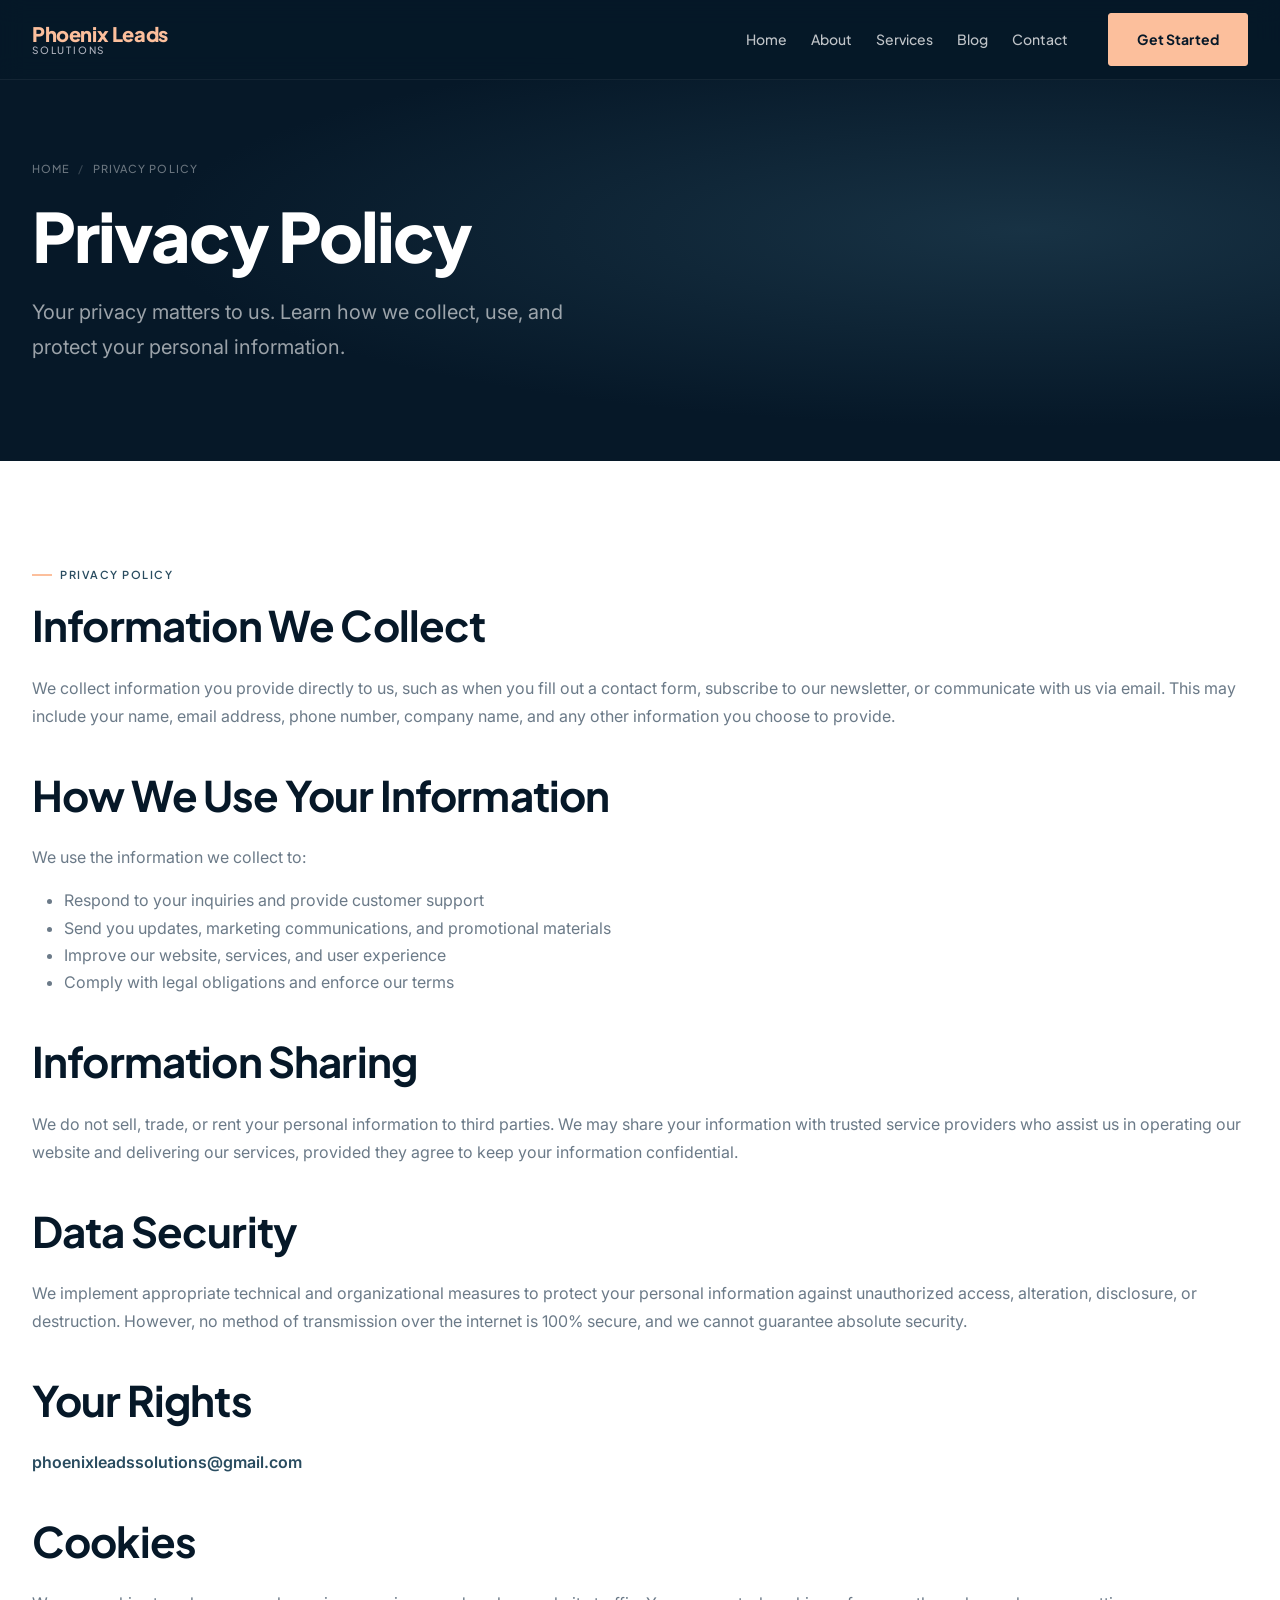
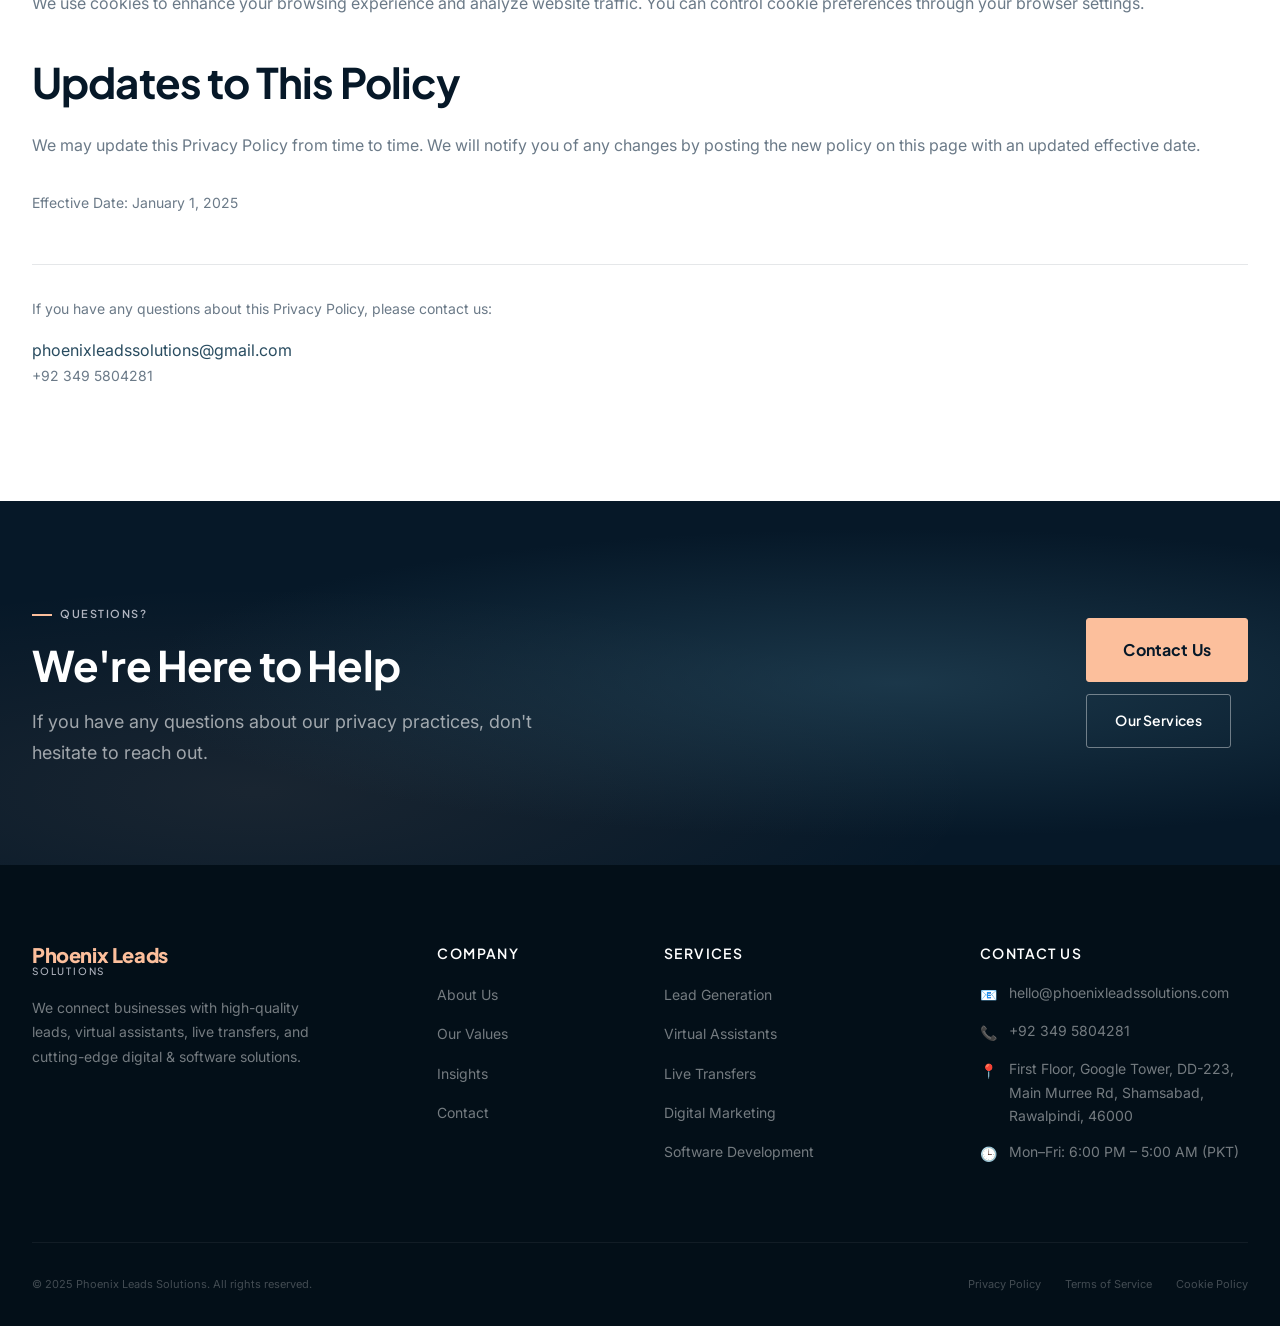
<file: privacy.html>
<!DOCTYPE html>
<html lang="en">
<head>
  <meta charset="UTF-8" />
  <meta name="viewport" content="width=device-width, initial-scale=1.0" />
  <title>Privacy Policy — Phoenix Leads Solutions</title>
  <meta name="description" content="Privacy Policy for Phoenix Leads Solutions. Learn how we collect, use, and protect your personal information." />
  <link rel="stylesheet" href="css/style.css" />
  <link rel="icon" type="image/svg+xml" href="data:image/svg+xml,%3Csvg xmlns='http://www.w3.org/2000/svg' viewBox='0 0 32 32'%3E%3Crect width='32' height='32' rx='4' fill='%23061828'/%3E%3Ctext y='22' x='5' font-size='18' fill='%23FCBF9C' font-family='sans-serif' font-weight='800'%3EP%3C/text%3E%3C/svg%3E" />
</head>
<body>

  <!-- HEADER -->
  <header class="site-header" role="banner">
    <div class="container">
      <nav class="nav" role="navigation" aria-label="Main navigation">
        <a href="index.html" class="nav-logo" aria-label="Phoenix Leads Solutions home">
          <span class="logo-mark">Phoenix Leads</span>
          <span class="logo-sub">Solutions</span>
        </a>
        <ul class="nav-links" id="navLinks">
          <li><a href="index.html" class="nav-link">Home</a></li>
          <li><a href="about.html" class="nav-link">About</a></li>
          <li><a href="services.html" class="nav-link">Services</a></li>
          <li><a href="blog.html" class="nav-link">Blog</a></li>
          <li><a href="contact.php" class="nav-link">Contact</a></li>
          <li class="nav-cta"><a href="contact.php" class="btn btn-accent btn-sm">Get Started</a></li>
        </ul>
        <button class="nav-toggle" aria-expanded="false" aria-controls="navLinks" aria-label="Toggle navigation">
          <span></span><span></span><span></span>
        </button>
      </nav>
    </div>
  </header>

  <!-- PAGE HERO -->
  <section class="page-hero">
    <div class="container page-hero-inner">
      <div class="page-hero-breadcrumb">
        <a href="index.html">Home</a>
        <span class="sep">/</span>
        <span>Privacy Policy</span>
      </div>
      <h1>Privacy Policy</h1>
      <p>Your privacy matters to us. Learn how we collect, use, and protect your personal information.</p>
    </div>
  </section>

  <!-- CONTENT -->
  <section class="story-section section">
    <div class="container">
      <div class="story-grid" style="grid-template-columns:1fr;">
        <div class="story-content">
          <span class="eyebrow">Privacy Policy</span>
          <h2>Information We Collect</h2>
          <p>We collect information you provide directly to us, such as when you fill out a contact form, subscribe to our newsletter, or communicate with us via email. This may include your name, email address, phone number, company name, and any other information you choose to provide.</p>

          <h2 style="margin-top:var(--sp-10);">How We Use Your Information</h2>
          <p>We use the information we collect to:</p>
          <ul style="list-style:disc; padding-left:var(--sp-8); color:var(--color-muted-text); margin-bottom:var(--sp-6);">
            <li>Respond to your inquiries and provide customer support</li>
            <li>Send you updates, marketing communications, and promotional materials</li>
            <li>Improve our website, services, and user experience</li>
            <li>Comply with legal obligations and enforce our terms</li>
          </ul>

          <h2 style="margin-top:var(--sp-10);">Information Sharing</h2>
          <p>We do not sell, trade, or rent your personal information to third parties. We may share your information with trusted service providers who assist us in operating our website and delivering our services, provided they agree to keep your information confidential.</p>

          <h2 style="margin-top:var(--sp-10);">Data Security</h2>
          <p>We implement appropriate technical and organizational measures to protect your personal information against unauthorized access, alteration, disclosure, or destruction. However, no method of transmission over the internet is 100% secure, and we cannot guarantee absolute security.</p>

          <h2 style="margin-top:var(--sp-10);">Your Rights</h2>
<a href="mailto:phoenixleadssolutions@gmail.com" style="color:var(--color-secondary);font-weight:600;">phoenixleadssolutions@gmail.com</a>

          <h2 style="margin-top:var(--sp-10);">Cookies</h2>
          <p>We use cookies to enhance your browsing experience and analyze website traffic. You can control cookie preferences through your browser settings.</p>

          <h2 style="margin-top:var(--sp-10);">Updates to This Policy</h2>
          <p>We may update this Privacy Policy from time to time. We will notify you of any changes by posting the new policy on this page with an updated effective date.</p>

          <p style="margin-top:var(--sp-8); color:var(--color-muted-text); font-size:var(--text-sm);">Effective Date: January 1, 2025</p>

          <div style="margin-top:var(--sp-12); padding-top:var(--sp-8); border-top:1px solid var(--color-border);">
            <p style="color:var(--color-muted-text); font-size:var(--text-sm);">If you have any questions about this Privacy Policy, please contact us:</p>
<a href="mailto:phoenixleadssolutions@gmail.com" style="color:var(--color-secondary);">phoenixleadssolutions@gmail.com</a>
            <p style="color:var(--color-muted-text); font-size:var(--text-sm);">+92 349 5804281</p>
          </div>
        </div>
      </div>
    </div>
  </section>

  <!-- CTA -->
  <section class="cta-banner">
    <div class="container">
      <div class="cta-banner-inner">
        <div>
          <span class="eyebrow" style="color:var(--color-gray)">Questions?</span>
          <h2>We're Here to Help</h2>
          <p>If you have any questions about our privacy practices, don't hesitate to reach out.</p>
        </div>
        <div class="cta-banner-actions">
          <a href="contact.php" class="btn btn-accent btn-lg">Contact Us</a>
          <a href="services.html" class="btn btn-outline-light">Our Services</a>
        </div>
      </div>
    </div>
  </section>

  <!-- FOOTER -->
  <footer class="site-footer" role="contentinfo">
    <div class="container">
      <div class="footer-grid">
        <div class="footer-brand">
          <a href="index.html" class="nav-logo">
            <span class="logo-mark">Phoenix Leads</span>
            <span class="logo-sub">Solutions</span>
          </a>
          <p>We connect businesses with high-quality leads, virtual assistants, live transfers, and cutting-edge digital &amp; software solutions.</p>
        </div>
        <div class="footer-col">
          <h4>Company</h4>
          <ul>
            <li><a href="about.html">About Us</a></li>
            <li><a href="about.html#values">Our Values</a></li>
            <li><a href="blog.html">Insights</a></li>
            <li><a href="contact.php">Contact</a></li>
          </ul>
        </div>
        <div class="footer-col">
          <h4>Services</h4>
          <ul>
            <li><a href="services.html#lead-gen">Lead Generation</a></li>
            <li><a href="services.html#virtual-assistants">Virtual Assistants</a></li>
            <li><a href="services.html#live-transfers">Live Transfers</a></li>
            <li><a href="services.html#digital-marketing">Digital Marketing</a></li>
            <li><a href="services.html#software-dev">Software Development</a></li>
          </ul>
        </div>
        <div class="footer-col">
          <h4>Contact Us</h4>
          <div class="footer-contact-item">
            <span class="footer-contact-icon" aria-hidden="true">📧</span>
            <span>hello@phoenixleadssolutions.com</span>
          </div>
          <div class="footer-contact-item">
            <span class="footer-contact-icon" aria-hidden="true">📞</span>
            <span>+92 349 5804281</span>
          </div>
          <div class="footer-contact-item">
            <span class="footer-contact-icon" aria-hidden="true">📍</span>
            <span>First Floor, Google Tower, DD-223, Main Murree Rd, Shamsabad, Rawalpindi, 46000</span>
          </div>
          <div class="footer-contact-item">
            <span class="footer-contact-icon" aria-hidden="true">🕒</span>
            <span>Mon–Fri: 6:00 PM – 5:00 AM (PKT)</span>
          </div>
        </div>
      </div>
      <div class="footer-bottom">
        <p>© 2025 Phoenix Leads Solutions. All rights reserved.</p>
        <div class="footer-bottom-links">
          <a href="privacy.html">Privacy Policy</a>
          <a href="terms.html">Terms of Service</a>
          <a href="#">Cookie Policy</a>
        </div>
      </div>
    </div>
  </footer>

  <button class="back-to-top" aria-label="Back to top">↑</button>
  <script src="js/main.js"></script>
</body>
</html>
</file>
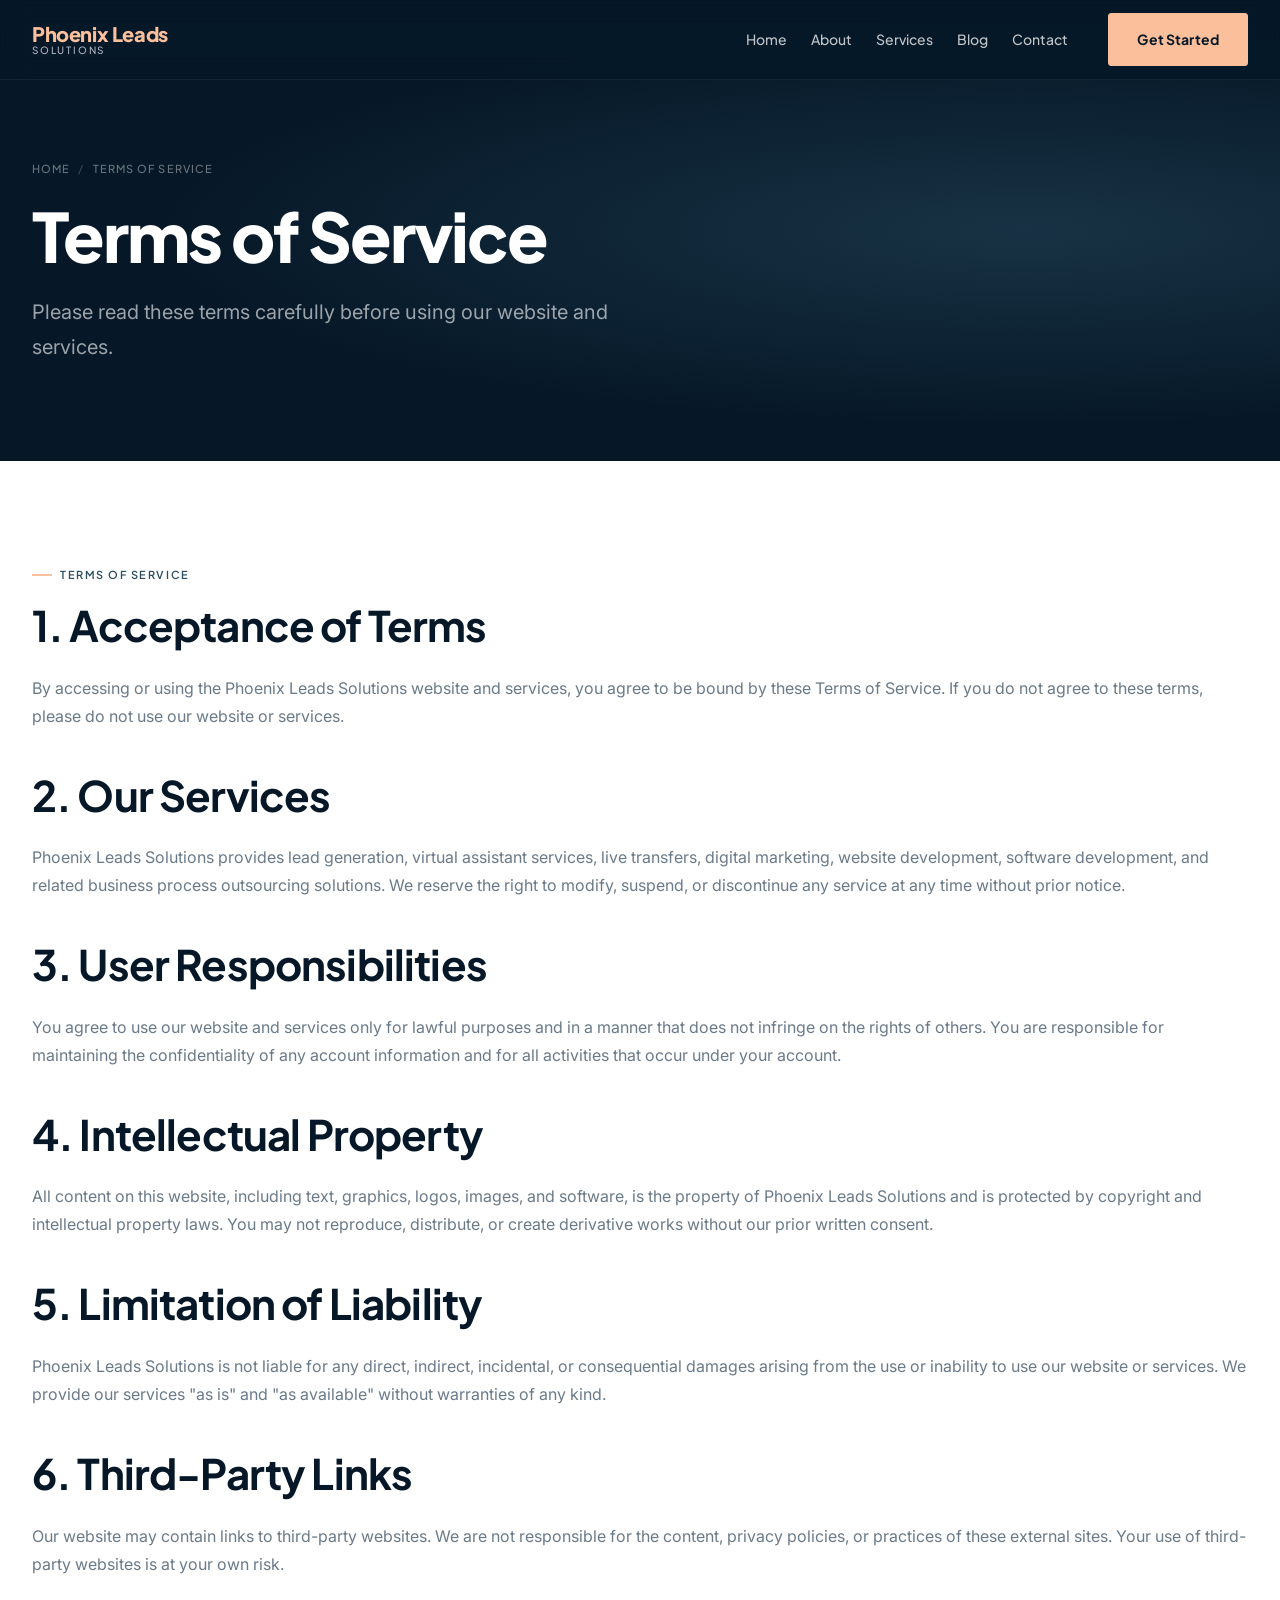
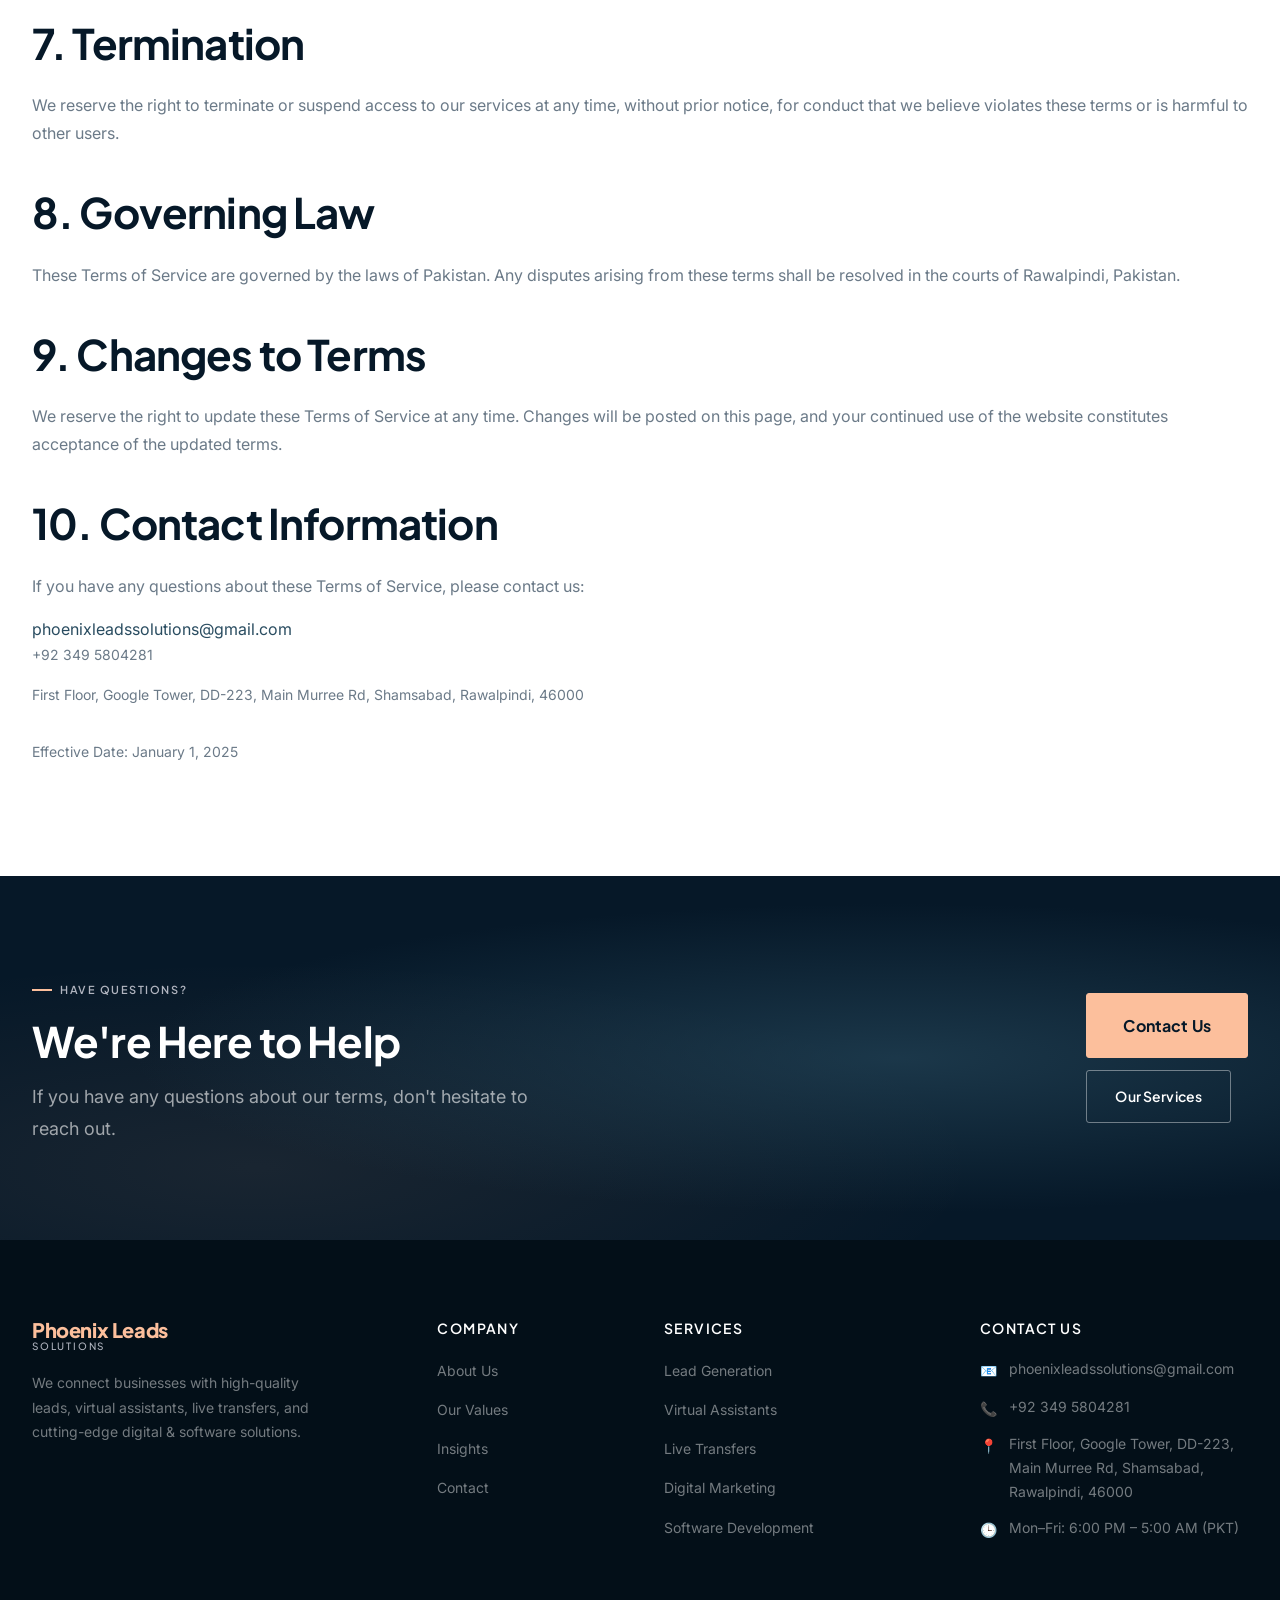
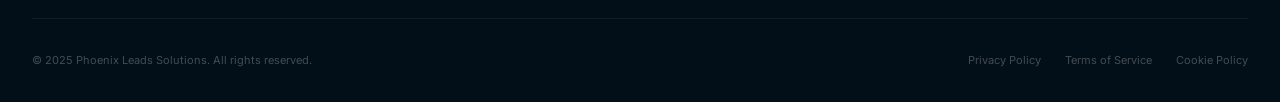
<file: terms.html>
<!DOCTYPE html>
<html lang="en">
<head>
  <meta charset="UTF-8" />
  <meta name="viewport" content="width=device-width, initial-scale=1.0" />
  <title>Terms of Service — Phoenix Leads Solutions</title>
  <meta name="description" content="Terms of Service for Phoenix Leads Solutions. Understand the terms and conditions for using our website and services." />
  <link rel="stylesheet" href="css/style.css" />
  <link rel="icon" type="image/svg+xml" href="data:image/svg+xml,%3Csvg xmlns='http://www.w3.org/2000/svg' viewBox='0 0 32 32'%3E%3Crect width='32' height='32' rx='4' fill='%23061828'/%3E%3Ctext y='22' x='5' font-size='18' fill='%23FCBF9C' font-family='sans-serif' font-weight='800'%3EP%3C/text%3E%3C/svg%3E" />
</head>
<body>

  <!-- HEADER -->
  <header class="site-header" role="banner">
    <div class="container">
      <nav class="nav" role="navigation" aria-label="Main navigation">
        <a href="index.html" class="nav-logo" aria-label="Phoenix Leads Solutions home">
          <span class="logo-mark">Phoenix Leads</span>
          <span class="logo-sub">Solutions</span>
        </a>
        <ul class="nav-links" id="navLinks">
          <li><a href="index.html" class="nav-link">Home</a></li>
          <li><a href="about.html" class="nav-link">About</a></li>
          <li><a href="services.html" class="nav-link">Services</a></li>
          <li><a href="blog.html" class="nav-link">Blog</a></li>
          <li><a href="contact.html" class="nav-link">Contact</a></li>
          <li class="nav-cta"><a href="contact.html" class="btn btn-accent btn-sm">Get Started</a></li>
        </ul>
        <button class="nav-toggle" aria-expanded="false" aria-controls="navLinks" aria-label="Toggle navigation">
          <span></span><span></span><span></span>
        </button>
      </nav>
    </div>
  </header>

  <!-- PAGE HERO -->
  <section class="page-hero">
    <div class="container page-hero-inner">
      <div class="page-hero-breadcrumb">
        <a href="index.html">Home</a>
        <span class="sep">/</span>
        <span>Terms of Service</span>
      </div>
      <h1>Terms of Service</h1>
      <p>Please read these terms carefully before using our website and services.</p>
    </div>
  </section>

  <!-- CONTENT -->
  <section class="story-section section">
    <div class="container">
      <div class="story-grid" style="grid-template-columns:1fr;">
        <div class="story-content">
          <span class="eyebrow">Terms of Service</span>

          <h2>1. Acceptance of Terms</h2>
          <p>By accessing or using the Phoenix Leads Solutions website and services, you agree to be bound by these Terms of Service. If you do not agree to these terms, please do not use our website or services.</p>

          <h2 style="margin-top:var(--sp-10);">2. Our Services</h2>
          <p>Phoenix Leads Solutions provides lead generation, virtual assistant services, live transfers, digital marketing, website development, software development, and related business process outsourcing solutions. We reserve the right to modify, suspend, or discontinue any service at any time without prior notice.</p>

          <h2 style="margin-top:var(--sp-10);">3. User Responsibilities</h2>
          <p>You agree to use our website and services only for lawful purposes and in a manner that does not infringe on the rights of others. You are responsible for maintaining the confidentiality of any account information and for all activities that occur under your account.</p>

          <h2 style="margin-top:var(--sp-10);">4. Intellectual Property</h2>
          <p>All content on this website, including text, graphics, logos, images, and software, is the property of Phoenix Leads Solutions and is protected by copyright and intellectual property laws. You may not reproduce, distribute, or create derivative works without our prior written consent.</p>

          <h2 style="margin-top:var(--sp-10);">5. Limitation of Liability</h2>
          <p>Phoenix Leads Solutions is not liable for any direct, indirect, incidental, or consequential damages arising from the use or inability to use our website or services. We provide our services "as is" and "as available" without warranties of any kind.</p>

          <h2 style="margin-top:var(--sp-10);">6. Third-Party Links</h2>
          <p>Our website may contain links to third-party websites. We are not responsible for the content, privacy policies, or practices of these external sites. Your use of third-party websites is at your own risk.</p>

          <h2 style="margin-top:var(--sp-10);">7. Termination</h2>
          <p>We reserve the right to terminate or suspend access to our services at any time, without prior notice, for conduct that we believe violates these terms or is harmful to other users.</p>

          <h2 style="margin-top:var(--sp-10);">8. Governing Law</h2>
          <p>These Terms of Service are governed by the laws of Pakistan. Any disputes arising from these terms shall be resolved in the courts of Rawalpindi, Pakistan.</p>

          <h2 style="margin-top:var(--sp-10);">9. Changes to Terms</h2>
          <p>We reserve the right to update these Terms of Service at any time. Changes will be posted on this page, and your continued use of the website constitutes acceptance of the updated terms.</p>

          <h2 style="margin-top:var(--sp-10);">10. Contact Information</h2>
          <p>If you have any questions about these Terms of Service, please contact us:</p>
<a href="mailto:phoenixleadssolutions@gmail.com" style="color:var(--color-secondary);">phoenixleadssolutions@gmail.com</a>
          <p style="color:var(--color-muted-text); font-size:var(--text-sm);">+92 349 5804281</p>
          <p style="color:var(--color-muted-text); font-size:var(--text-sm);">First Floor, Google Tower, DD-223, Main Murree Rd, Shamsabad, Rawalpindi, 46000</p>

          <p style="margin-top:var(--sp-8); color:var(--color-muted-text); font-size:var(--text-sm);">Effective Date: January 1, 2025</p>
        </div>
      </div>
    </div>
  </section>

  <!-- CTA -->
  <section class="cta-banner">
    <div class="container">
      <div class="cta-banner-inner">
        <div>
          <span class="eyebrow" style="color:var(--color-gray)">Have Questions?</span>
          <h2>We're Here to Help</h2>
          <p>If you have any questions about our terms, don't hesitate to reach out.</p>
        </div>
        <div class="cta-banner-actions">
          <a href="contact.php" class="btn btn-accent btn-lg">Contact Us</a>
          <a href="services.html" class="btn btn-outline-light">Our Services</a>
        </div>
      </div>
    </div>
  </section>

  <!-- FOOTER -->
  <footer class="site-footer" role="contentinfo">
    <div class="container">
      <div class="footer-grid">
        <div class="footer-brand">
          <a href="index.html" class="nav-logo">
            <span class="logo-mark">Phoenix Leads</span>
            <span class="logo-sub">Solutions</span>
          </a>
          <p>We connect businesses with high-quality leads, virtual assistants, live transfers, and cutting-edge digital &amp; software solutions.</p>
        </div>
        <div class="footer-col">
          <h4>Company</h4>
          <ul>
            <li><a href="about.html">About Us</a></li>
            <li><a href="about.html#values">Our Values</a></li>
            <li><a href="blog.html">Insights</a></li>
            <li><a href="contact.html">Contact</a></li>
          </ul>
        </div>
        <div class="footer-col">
          <h4>Services</h4>
          <ul>
            <li><a href="services.html#lead-gen">Lead Generation</a></li>
            <li><a href="services.html#virtual-assistants">Virtual Assistants</a></li>
            <li><a href="services.html#live-transfers">Live Transfers</a></li>
            <li><a href="services.html#digital-marketing">Digital Marketing</a></li>
            <li><a href="services.html#software-dev">Software Development</a></li>
          </ul>
        </div>
        <div class="footer-col">
          <h4>Contact Us</h4>
          <div class="footer-contact-item">
            <span class="footer-contact-icon" aria-hidden="true">📧</span>
phoenixleadssolutions@gmail.com
          </div>
          <div class="footer-contact-item">
            <span class="footer-contact-icon" aria-hidden="true">📞</span>
            <span>+92 349 5804281</span>
          </div>
          <div class="footer-contact-item">
            <span class="footer-contact-icon" aria-hidden="true">📍</span>
            <span>First Floor, Google Tower, DD-223, Main Murree Rd, Shamsabad, Rawalpindi, 46000</span>
          </div>
          <div class="footer-contact-item">
            <span class="footer-contact-icon" aria-hidden="true">🕒</span>
            <span>Mon–Fri: 6:00 PM – 5:00 AM (PKT)</span>
          </div>
        </div>
      </div>
      <div class="footer-bottom">
        <p>© 2025 Phoenix Leads Solutions. All rights reserved.</p>
        <div class="footer-bottom-links">
          <a href="privacy.html">Privacy Policy</a>
          <a href="terms.html">Terms of Service</a>
          <a href="#">Cookie Policy</a>
        </div>
      </div>
    </div>
  </footer>

  <button class="back-to-top" aria-label="Back to top">↑</button>
  <script src="js/main.js"></script>
</body>
</html>
</file>
<file: css/style.css>
/* ============================================================
   PHOENIX LEADS SOLUTIONS — DESIGN SYSTEM
   Premium B2B Website Stylesheet
   Version 1.0
   ============================================================ */

/* 0. GOOGLE FONTS IMPORT */
@import url('https://fonts.googleapis.com/css2?family=Plus+Jakarta+Sans:wght@300;400;500;600;700;800&family=Inter:ital,wght@0,400;0,500;0,600;1,400&display=swap');

/* 1. CUSTOM PROPERTIES */
:root {
  /* Brand Colors */
  --color-primary:    #061828;
  --color-secondary:  #294C60;
  --color-gray:       #B0B4BF;
  --color-light:      #FEEBD2;
  --color-accent:     #FCBF9C;

  /* Extended Palette */
  --color-white:      #FFFFFF;
  --color-off-white:  #F9F7F5;
  --color-body-text:  #3A4A5A;
  --color-muted-text: #6B7A88;
  --color-border:     rgba(6, 24, 40, 0.10);
  --color-light-alt:  #FDF3EA;
  --color-accent-dim: rgba(252, 191, 156, 0.15);

  /* Typography */
  --font-display: 'Plus Jakarta Sans', system-ui, sans-serif;
  --font-body:    'Inter', system-ui, sans-serif;

  /* Type Scale */
  --text-xs:   0.6875rem;
  --text-sm:   0.875rem;
  --text-base: 1rem;
  --text-lg:   1.125rem;
  --text-xl:   1.25rem;
  --text-2xl:  1.5rem;
  --text-3xl:  2rem;
  --text-4xl:  2.625rem;
  --text-5xl:  3.375rem;
  --text-6xl:  4.25rem;
  --text-7xl:  5.5rem;

  /* Spacing (8px base unit) */
  --sp-1:   0.25rem;
  --sp-2:   0.5rem;
  --sp-3:   0.75rem;
  --sp-4:   1rem;
  --sp-5:   1.25rem;
  --sp-6:   1.5rem;
  --sp-8:   2rem;
  --sp-10:  2.5rem;
  --sp-12:  3rem;
  --sp-16:  4rem;
  --sp-20:  5rem;
  --sp-24:  6rem;
  --sp-28:  7rem;
  --sp-32:  8rem;

  /* Layout */
  --max-width:  1280px;
  --nav-height:   80px;

  /* Borders */
  --radius-sm: 3px;
  --radius-md: 8px;
  --radius-lg: 16px;
  --radius-xl: 24px;

  /* Shadows */
  --shadow-xs: 0 1px 2px rgba(6,24,40,0.05);
  --shadow-sm: 0 2px 8px rgba(6,24,40,0.07), 0 1px 2px rgba(6,24,40,0.04);
  --shadow-md: 0 4px 20px rgba(6,24,40,0.09), 0 2px 8px rgba(6,24,40,0.05);
  --shadow-lg: 0 12px 40px rgba(6,24,40,0.11), 0 4px 16px rgba(6,24,40,0.07);
  --shadow-xl: 0 24px 64px rgba(6,24,40,0.14), 0 8px 24px rgba(6,24,40,0.08);

  /* Transitions */
  --ease-out:    cubic-bezier(0.25, 0.46, 0.45, 0.94);
  --ease-spring: cubic-bezier(0.34, 1.56, 0.64, 1);
  --trans:       0.25s var(--ease-out);
  --trans-slow:  0.45s var(--ease-out);
}

/* 2. RESET */
*, *::before, *::after { box-sizing: border-box; margin: 0; padding: 0; }
html { scroll-behavior: smooth; -webkit-text-size-adjust: 100%; }
body {
  font-family: var(--font-body);
  font-size: var(--text-base);
  line-height: 1.7;
  color: var(--color-body-text);
  background: var(--color-white);
  -webkit-font-smoothing: antialiased;
  -moz-osx-font-smoothing: grayscale;
  overflow-x: hidden;
}
img, video { max-width: 100%; height: auto; display: block; }
a { color: inherit; text-decoration: none; }
ul, ol { list-style: none; }
button { font-family: var(--font-body); cursor: pointer; border: none; background: none; }
input, textarea, select { font-family: var(--font-body); }
:focus-visible { outline: 2px solid var(--color-accent); outline-offset: 3px; }

/* 3. TYPOGRAPHY */
h1, h2, h3, h4, h5, h6 {
  font-family: var(--font-display);
  color: var(--color-primary);
  line-height: 1.18;
  letter-spacing: -0.02em;
  font-weight: 700;
}
h1 { font-size: var(--text-6xl); font-weight: 800; letter-spacing: -0.03em; }
h2 { font-size: var(--text-4xl); font-weight: 700; }
h3 { font-size: var(--text-2xl); font-weight: 700; }
h4 { font-size: var(--text-xl);  font-weight: 600; }
h5 { font-size: var(--text-lg);  font-weight: 600; }
p  { line-height: 1.75; }

/* Eyebrow Labels */
.eyebrow {
  display: inline-flex;
  align-items: center;
  gap: var(--sp-2);
  font-family: var(--font-display);
  font-size: var(--text-xs);
  font-weight: 600;
  text-transform: uppercase;
  letter-spacing: 0.14em;
  color: var(--color-secondary);
  margin-bottom: var(--sp-4);
}
.eyebrow::before {
  content: '';
  display: block;
  width: 20px;
  height: 2px;
  background: var(--color-accent);
  flex-shrink: 0;
}

/* 4. LAYOUT UTILITIES */
.container {
  max-width: var(--max-width);
  margin-inline: auto;
  padding-inline: var(--sp-8);
}
.section { padding-block: var(--sp-24); }
.section-sm { padding-block: var(--sp-16); }
.section-lg { padding-block: var(--sp-32); }

/* Text alignment */
.text-center { text-align: center; }
.text-right  { text-align: right; }

/* Flex utilities */
.flex       { display: flex; }
.flex-center { display: flex; align-items: center; justify-content: center; }
.flex-between { display: flex; align-items: center; justify-content: space-between; }

/* Grid utilities */
.grid-2 { display: grid; grid-template-columns: 1fr 1fr; gap: var(--sp-8); }
.grid-3 { display: grid; grid-template-columns: repeat(3, 1fr); gap: var(--sp-8); }
.grid-4 { display: grid; grid-template-columns: repeat(4, 1fr); gap: var(--sp-6); }

/* Section headings */
.section-heading { max-width: 640px; }
.section-heading.center { margin-inline: auto; text-align: center; }
.section-heading p {
  color: var(--color-muted-text);
  font-size: var(--text-lg);
  margin-top: var(--sp-4);
  line-height: 1.7;
}

/* Divider */
.divider {
  width: 100%;
  height: 1px;
  background: var(--color-border);
}

/* Tag / Pill */
.tag {
  display: inline-block;
  padding: var(--sp-1) var(--sp-3);
  background: var(--color-accent-dim);
  color: var(--color-secondary);
  font-size: var(--text-xs);
  font-weight: 600;
  font-family: var(--font-display);
  border-radius: 40px;
  text-transform: uppercase;
  letter-spacing: 0.08em;
}

/* 5. BUTTONS */
.btn {
  display: inline-flex;
  align-items: center;
  gap: var(--sp-2);
  padding: 0.875rem 1.75rem;
  font-family: var(--font-display);
  font-size: var(--text-sm);
  font-weight: 600;
  border-radius: var(--radius-sm);
  transition: var(--trans);
  cursor: pointer;
  white-space: nowrap;
  letter-spacing: 0.01em;
  border: 1.5px solid transparent;
  position: relative;
  overflow: hidden;
}
.btn::after {
  content: '';
  position: absolute;
  inset: 0;
  opacity: 0;
  transition: opacity 0.2s;
  background: rgba(255,255,255,0.1);
}
.btn:hover::after { opacity: 1; }

.btn-primary {
  background: var(--color-primary);
  color: var(--color-white);
  border-color: var(--color-primary);
}
.btn-primary:hover {
  background: var(--color-secondary);
  border-color: var(--color-secondary);
  transform: translateY(-1px);
  box-shadow: var(--shadow-md);
}

.btn-accent {
  background: var(--color-accent);
  color: var(--color-primary);
  border-color: var(--color-accent);
  font-weight: 700;
}
.btn-accent:hover {
  background: #f9ae85;
  border-color: #f9ae85;
  transform: translateY(-1px);
  box-shadow: 0 8px 20px rgba(252,191,156,0.35);
}

.btn-outline {
  background: transparent;
  color: var(--color-primary);
  border-color: var(--color-primary);
}
.btn-outline:hover {
  background: var(--color-primary);
  color: var(--color-white);
}

.btn-outline-light {
  background: transparent;
  color: var(--color-white);
  border-color: rgba(255,255,255,0.4);
}
.btn-outline-light:hover {
  background: rgba(255,255,255,0.1);
  border-color: var(--color-white);
}

.btn-lg {
  padding: 1.1rem 2.25rem;
  font-size: var(--text-base);
}

.btn-arrow::after {
  content: '→';
  display: inline-block;
  transition: transform 0.2s;
  opacity: 0;
  margin-left: -4px;
}
.btn-arrow:hover::after {
  opacity: 1;
  transform: translateX(4px);
}

/* 6. NAVIGATION */
.site-header {
  position: fixed;
  top: 0;
  left: 0;
  right: 0;
  z-index: 1000;
  height: var(--nav-height);
  display: flex;
  align-items: center;
  background: rgba(6, 24, 40, 0.96);
  backdrop-filter: blur(12px);
  -webkit-backdrop-filter: blur(12px);
  border-bottom: 1px solid rgba(255,255,255,0.06);
  transition: background 0.3s;
}
.site-header.scrolled {
  background: rgba(6, 24, 40, 0.99);
  box-shadow: 0 4px 32px rgba(0,0,0,0.25);
}

/* Remove container constraints from nav — let it stretch full width */
.site-header .container {
  max-width: none;
  margin-inline: 0;
  padding-inline: 0;
  width: 100%;
}

.nav {
  display: flex;
  align-items: center;
  justify-content: space-between;
  width: 100%;
  padding-inline: var(--sp-8); /* Add padding here instead */
}

.nav-logo {
  display: flex;
  flex-direction: column;
  line-height: 1;
  text-decoration: none;
  flex-shrink: 0;
}

.logo-mark {
  font-family: var(--font-display);
  font-weight: 800;
  font-size: var(--text-xl);
  color: var(--color-accent);
  letter-spacing: -0.02em;
}

.logo-sub {
  font-family: var(--font-display);
  font-weight: 500;
  font-size: 0.625rem;
  color: var(--color-gray);
  text-transform: uppercase;
  letter-spacing: 0.18em;
  margin-top: 1px;
}

.nav-links {
  display: flex;
  align-items: center;
  gap: var(--sp-6);
}

.nav-link {
  font-family: var(--font-display);
  font-size: var(--text-sm);
  font-weight: 500;
  color: rgba(255,255,255,0.75);
  transition: color 0.2s;
  padding-block: var(--sp-1);
  position: relative;
}

.nav-link::after {
  content: '';
  position: absolute;
  bottom: -2px;
  left: 0;
  right: 0;
  height: 1.5px;
  background: var(--color-accent);
  transform: scaleX(0);
  transition: transform 0.25s var(--ease-out);
  transform-origin: left;
}

.nav-link:hover,
.nav-link.active {
  color: var(--color-white);
}

.nav-link:hover::after,
.nav-link.active::after {
  transform: scaleX(1);
}

.nav-cta {
  margin-left: var(--sp-4);
}

.nav-toggle {
  display: none;
  flex-direction: column;
  gap: 5px;
  padding: var(--sp-2);
  margin-left: var(--sp-4);
  cursor: pointer;
}

.nav-toggle span {
  display: block;
  width: 22px;
  height: 1.5px;
  background: var(--color-white);
  transition: var(--trans);
  transform-origin: center;
}

.nav-toggle[aria-expanded="true"] span:nth-child(1) {
  transform: translateY(6.5px) rotate(45deg);
}

.nav-toggle[aria-expanded="true"] span:nth-child(2) {
  opacity: 0;
  transform: scaleX(0);
}

.nav-toggle[aria-expanded="true"] span:nth-child(3) {
  transform: translateY(-6.5px) rotate(-45deg);
}
/* 7. HERO — HOME */
.hero {
  min-height: 100vh;
  background: var(--color-primary);
  display: grid;
  grid-template-columns: 1fr 1fr;
  align-items: stretch;
  padding-top: var(--nav-height);
  overflow: hidden;
  position: relative;
}
.hero-content {
  display: flex;
  flex-direction: column;
  justify-content: center;
  padding: var(--sp-20) var(--sp-8) var(--sp-20) max(var(--sp-8), calc((100vw - var(--max-width)) / 2 + var(--sp-8)));
}
.hero-eyebrow {
  display: inline-flex;
  align-items: center;
  gap: var(--sp-3);
  margin-bottom: var(--sp-6);
}
.hero-eyebrow-dot {
  width: 6px;
  height: 6px;
  border-radius: 50%;
  background: var(--color-accent);
  animation: pulse-dot 2s ease infinite;
}
@keyframes pulse-dot {
  0%, 100% { opacity: 1; transform: scale(1); }
  50% { opacity: 0.6; transform: scale(0.8); }
}
.hero-eyebrow-text {
  font-family: var(--font-display);
  font-size: var(--text-xs);
  font-weight: 600;
  text-transform: uppercase;
  letter-spacing: 0.14em;
  color: var(--color-accent);
}
.hero-title {
  font-size: clamp(2.5rem, 5vw, var(--text-7xl));
  font-weight: 800;
  color: var(--color-white);
  line-height: 1.06;
  letter-spacing: -0.035em;
  margin-bottom: var(--sp-6);
}
.hero-title .accent-word { color: var(--color-accent); }
.hero-subtitle {
  font-size: var(--text-lg);
  color: rgba(255,255,255,0.65);
  max-width: 500px;
  line-height: 1.75;
  margin-bottom: var(--sp-10);
}
.hero-cta-group {
  display: flex;
  align-items: center;
  gap: var(--sp-4);
  flex-wrap: wrap;
}
.hero-proof {
  margin-top: var(--sp-12);
  display: flex;
  align-items: center;
  gap: var(--sp-4);
}
.hero-proof-avatars {
  display: flex;
}
.hero-proof-avatar {
  width: 32px;
  height: 32px;
  border-radius: 50%;
  border: 2px solid var(--color-primary);
  background: var(--color-secondary);
  margin-right: -8px;
  display: flex;
  align-items: center;
  justify-content: center;
  font-family: var(--font-display);
  font-size: 0.6rem;
  font-weight: 700;
  color: var(--color-accent);
  overflow: hidden;
}
.hero-proof-avatar img { width: 100%; height: 100%; object-fit: cover; }
.hero-proof-text {
  padding-left: var(--sp-4);
  font-size: var(--text-sm);
  color: rgba(255,255,255,0.5);
  line-height: 1.4;
}
.hero-proof-text strong {
  display: block;
  color: rgba(255,255,255,0.85);
  font-weight: 500;
}

.hero-image-side {
  position: relative;
  overflow: hidden;
}
.hero-image-side::before {
  content: '';
  position: absolute;
  inset: 0;
  background: linear-gradient(to right, var(--color-primary) 0%, transparent 20%);
  z-index: 2;
  pointer-events: none;
}
.hero-image-side img {
  width: 100%;
  height: 100%;
  object-fit: cover;
  object-position: center top;
  filter: brightness(0.75) saturate(0.9);
}
.hero-stat-card {
  position: absolute;
  bottom: var(--sp-12);
  left: var(--sp-6);
  z-index: 3;
  background: rgba(255,255,255,0.96);
  backdrop-filter: blur(10px);
  border-radius: var(--radius-md);
  padding: var(--sp-4) var(--sp-6);
  box-shadow: var(--shadow-xl);
}
.hero-stat-card-num {
  font-family: var(--font-display);
  font-size: var(--text-3xl);
  font-weight: 800;
  color: var(--color-primary);
  letter-spacing: -0.03em;
  line-height: 1;
}
.hero-stat-card-label {
  font-size: var(--text-xs);
  color: var(--color-muted-text);
  font-weight: 500;
  margin-top: var(--sp-1);
  text-transform: uppercase;
  letter-spacing: 0.08em;
}

/* Scroll indicator */
.hero-scroll-hint {
  position: absolute;
  bottom: var(--sp-8);
  left: max(var(--sp-8), calc((100vw - var(--max-width)) / 2 + var(--sp-8)));
  display: flex;
  align-items: center;
  gap: var(--sp-3);
  color: rgba(255,255,255,0.35);
  font-size: var(--text-xs);
  font-family: var(--font-display);
  font-weight: 500;
  letter-spacing: 0.1em;
  text-transform: uppercase;
  animation: fade-in-up 1s 1s both;
}
.scroll-line {
  width: 32px;
  height: 1px;
  background: rgba(255,255,255,0.3);
  position: relative;
  overflow: hidden;
}
.scroll-line::after {
  content: '';
  position: absolute;
  left: -100%;
  top: 0;
  width: 100%;
  height: 100%;
  background: var(--color-accent);
  animation: scroll-line 2s ease-in-out infinite;
}
@keyframes scroll-line {
  0% { left: -100%; }
  50%, 100% { left: 100%; }
}

/* 8. TRUST LOGOS */
.trust-section {
  background: var(--color-off-white);
  border-bottom: 1px solid var(--color-border);
  padding-block: var(--sp-10);
}
.trust-label {
  font-family: var(--font-display);
  font-size: var(--text-xs);
  font-weight: 600;
  text-transform: uppercase;
  letter-spacing: 0.14em;
  color: var(--color-gray);
  text-align: center;
  margin-bottom: var(--sp-6);
}
.trust-logos {
  display: flex;
  align-items: center;
  justify-content: center;
  gap: var(--sp-12);
  flex-wrap: wrap;
}
.trust-logo {
  font-family: var(--font-display);
  font-size: var(--text-lg);
  font-weight: 700;
  color: var(--color-primary);
  opacity: 0.22;
  letter-spacing: -0.02em;
  transition: opacity 0.25s;
}
.trust-logo:hover { opacity: 0.45; }

/* 9. STATISTICS */
.stats-section {
  background: var(--color-primary);
  padding-block: var(--sp-20);
  position: relative;
  overflow: hidden;
}
.stats-section::before {
  content: '';
  position: absolute;
  inset: 0;
  background: radial-gradient(ellipse at 30% 50%, rgba(41,76,96,0.5) 0%, transparent 60%),
              radial-gradient(ellipse at 80% 20%, rgba(252,191,156,0.06) 0%, transparent 50%);
  pointer-events: none;
}
.stats-grid {
  display: grid;
  grid-template-columns: repeat(4, 1fr);
  gap: 0;
  position: relative;
}
.stat-item {
  padding: var(--sp-8) var(--sp-6);
  border-right: 1px solid rgba(255,255,255,0.08);
  text-align: center;
}
.stat-item:last-child { border-right: none; }
.stat-number {
  font-family: var(--font-display);
  font-size: clamp(2.5rem, 4vw, var(--text-7xl));
  font-weight: 800;
  color: var(--color-white);
  letter-spacing: -0.04em;
  line-height: 1;
  margin-bottom: var(--sp-2);
}
.stat-suffix {
  color: var(--color-accent);
}
.stat-label {
  font-size: var(--text-sm);
  color: rgba(255,255,255,0.5);
  font-weight: 500;
  text-transform: uppercase;
  letter-spacing: 0.1em;
  font-family: var(--font-display);
}

/* 10. SERVICES OVERVIEW */
.services-overview { background: var(--color-white); }
.services-overview-header {
  display: grid;
  grid-template-columns: 1fr 1fr;
  gap: var(--sp-16);
  align-items: end;
  margin-bottom: var(--sp-16);
}
.services-overview-header .section-heading h2 { margin-top: var(--sp-3); }
.services-overview-header p {
  color: var(--color-muted-text);
  font-size: var(--text-lg);
  max-width: 400px;
}
.service-link {
  display: inline-flex;
  align-items: center;
  gap: var(--sp-2);
  color: var(--color-secondary);
  font-family: var(--font-display);
  font-size: var(--text-sm);
  font-weight: 600;
  margin-top: var(--sp-4);
  text-decoration: none;
  transition: gap 0.2s;
}
.service-link:hover { gap: var(--sp-3); }

.services-grid {
  display: grid;
  grid-template-columns: repeat(3, 1fr);
  gap: var(--sp-1);
}
.service-card {
  background: var(--color-off-white);
  padding: var(--sp-8) var(--sp-8) var(--sp-10);
  position: relative;
  overflow: hidden;
  transition: background var(--trans), transform var(--trans);
}
.service-card::before {
  content: '';
  position: absolute;
  bottom: 0;
  left: 0;
  right: 0;
  height: 2px;
  background: var(--color-accent);
  transform: scaleX(0);
  transition: transform 0.3s var(--ease-out);
  transform-origin: left;
}
.service-card:hover { background: var(--color-light-alt); }
.service-card:hover::before { transform: scaleX(1); }
.service-card:hover .service-num { color: var(--color-accent); }
.service-num {
  font-family: var(--font-display);
  font-size: var(--text-xs);
  font-weight: 700;
  color: var(--color-gray);
  letter-spacing: 0.1em;
  margin-bottom: var(--sp-6);
  transition: color 0.25s;
}
.service-card h3 {
  font-size: var(--text-xl);
  margin-bottom: var(--sp-3);
}
.service-card p {
  color: var(--color-muted-text);
  font-size: var(--text-sm);
  line-height: 1.7;
}

/* 11. WHY CHOOSE */
.why-section { background: var(--color-light); }
.why-grid {
  display: grid;
  grid-template-columns: 1fr 1fr;
  gap: var(--sp-20);
  align-items: center;
}
.why-image-wrap {
  position: relative;
}
.why-image-wrap img {
  border-radius: var(--radius-md);
  width: 100%;
  height: 560px;
  object-fit: cover;
  box-shadow: var(--shadow-xl);
}
.why-badge {
  position: absolute;
  top: -var(--sp-6);
  right: -var(--sp-6);
  background: var(--color-primary);
  color: var(--color-white);
  border-radius: var(--radius-md);
  padding: var(--sp-5) var(--sp-6);
  box-shadow: var(--shadow-lg);
  top: var(--sp-6);
  right: calc(-1 * var(--sp-8));
}
.why-badge-num {
  font-family: var(--font-display);
  font-size: var(--text-4xl);
  font-weight: 800;
  color: var(--color-accent);
  letter-spacing: -0.03em;
  line-height: 1;
}
.why-badge-label {
  font-size: var(--text-xs);
  color: rgba(255,255,255,0.6);
  font-weight: 500;
  max-width: 80px;
  line-height: 1.4;
  margin-top: var(--sp-1);
}
.why-features {
  display: flex;
  flex-direction: column;
  gap: var(--sp-6);
  margin-top: var(--sp-10);
}
.why-feature {
  display: flex;
  gap: var(--sp-5);
  align-items: flex-start;
}
.why-feature-icon {
  width: 44px;
  height: 44px;
  background: var(--color-accent-dim);
  border-radius: var(--radius-sm);
  flex-shrink: 0;
  display: flex;
  align-items: center;
  justify-content: center;
  color: var(--color-secondary);
  font-size: 1.1rem;
}
.why-feature-text h4 {
  font-size: var(--text-base);
  margin-bottom: var(--sp-1);
}
.why-feature-text p {
  font-size: var(--text-sm);
  color: var(--color-muted-text);
  line-height: 1.65;
}

/* 12. PROCESS */
.process-section { background: var(--color-white); }
.process-steps {
  display: grid;
  grid-template-columns: repeat(5, 1fr);
  gap: var(--sp-2);
  margin-top: var(--sp-16);
  position: relative;
}
.process-steps::before {
  content: '';
  position: absolute;
  top: 28px;
  left: calc(10% + 20px);
  right: calc(10% + 20px);
  height: 1px;
  background: linear-gradient(to right, var(--color-accent) 0%, var(--color-border) 100%);
  z-index: 0;
}
.process-step {
  display: flex;
  flex-direction: column;
  align-items: center;
  text-align: center;
  padding: 0 var(--sp-3);
  position: relative;
  z-index: 1;
}
.process-step-num {
  width: 56px;
  height: 56px;
  border-radius: 50%;
  background: var(--color-white);
  border: 1.5px solid var(--color-border);
  display: flex;
  align-items: center;
  justify-content: center;
  font-family: var(--font-display);
  font-size: var(--text-sm);
  font-weight: 700;
  color: var(--color-secondary);
  margin-bottom: var(--sp-6);
  transition: var(--trans);
  box-shadow: var(--shadow-sm);
}
.process-step:hover .process-step-num {
  background: var(--color-primary);
  color: var(--color-accent);
  border-color: var(--color-primary);
  transform: scale(1.08);
}
.process-step h4 {
  font-size: var(--text-base);
  margin-bottom: var(--sp-2);
}
.process-step p {
  font-size: var(--text-sm);
  color: var(--color-muted-text);
  line-height: 1.65;
}

/* 13. INDUSTRIES */
.industries-section { background: var(--color-off-white); }
.industries-grid {
  display: grid;
  grid-template-columns: repeat(7, 1fr);
  gap: var(--sp-2);
  margin-top: var(--sp-12);
}
.industry-item {
  background: var(--color-white);
  padding: var(--sp-6) var(--sp-4);
  text-align: center;
  border-radius: var(--radius-sm);
  transition: var(--trans);
  border: 1px solid transparent;
}
.industry-item:hover {
  border-color: var(--color-accent);
  transform: translateY(-3px);
  box-shadow: var(--shadow-sm);
}
.industry-icon {
  font-size: 1.75rem;
  margin-bottom: var(--sp-3);
  display: block;
}
.industry-item h4 {
  font-size: var(--text-xs);
  font-weight: 600;
  text-transform: uppercase;
  letter-spacing: 0.08em;
  color: var(--color-secondary);
}

/* 14. CASE STUDIES */
.case-studies-section { background: var(--color-primary); overflow: hidden; }
.case-studies-header {
  display: flex;
  justify-content: space-between;
  align-items: flex-end;
  margin-bottom: var(--sp-12);
}
.case-studies-header h2, .case-studies-header .eyebrow { color: var(--color-white); }
.case-studies-header .eyebrow { color: var(--color-gray); }
.case-studies-grid {
  display: grid;
  grid-template-columns: repeat(3, 1fr);
  gap: var(--sp-4);
}
.case-card {
  background: var(--color-secondary);
  border-radius: var(--radius-md);
  overflow: hidden;
  transition: transform var(--trans-slow);
}
.case-card:hover { transform: translateY(-4px); }
.case-card-image {
  height: 220px;
  overflow: hidden;
}
.case-card-image img {
  width: 100%;
  height: 100%;
  object-fit: cover;
  transition: transform 0.5s var(--ease-out);
  filter: brightness(0.8);
}
.case-card:hover .case-card-image img { transform: scale(1.05); }
.case-card-body { padding: var(--sp-6) var(--sp-6) var(--sp-8); }
.case-card-industry {
  font-family: var(--font-display);
  font-size: var(--text-xs);
  font-weight: 600;
  text-transform: uppercase;
  letter-spacing: 0.1em;
  color: var(--color-accent);
  margin-bottom: var(--sp-3);
}
.case-card h3 {
  color: var(--color-white);
  font-size: var(--text-lg);
  margin-bottom: var(--sp-3);
}
.case-card p {
  color: rgba(255,255,255,0.55);
  font-size: var(--text-sm);
  line-height: 1.7;
  margin-bottom: var(--sp-5);
}
.case-card-result {
  display: flex;
  gap: var(--sp-6);
}
.case-result-item {}
.case-result-num {
  font-family: var(--font-display);
  font-size: var(--text-2xl);
  font-weight: 800;
  color: var(--color-accent);
  letter-spacing: -0.02em;
}
.case-result-desc {
  font-size: var(--text-xs);
  color: rgba(255,255,255,0.45);
  font-weight: 500;
}

/* 15. TESTIMONIALS */
.testimonials-section { background: var(--color-light); }
.testimonials-layout {
  display: grid;
  grid-template-columns: 1fr 2fr;
  gap: var(--sp-20);
  align-items: start;
}
.testimonials-aside {
  position: sticky;
  top: calc(var(--nav-height) + var(--sp-8));
}
.testimonials-aside h2 { margin-top: var(--sp-3); }
.testimonials-aside p {
  color: var(--color-muted-text);
  margin-top: var(--sp-4);
  font-size: var(--text-lg);
}
.testimonials-stack {
  display: flex;
  flex-direction: column;
  gap: var(--sp-4);
}
.testimonial-card {
  background: var(--color-white);
  border-radius: var(--radius-md);
  padding: var(--sp-8);
  box-shadow: var(--shadow-sm);
  position: relative;
  border-left: 3px solid transparent;
  transition: border-color 0.2s, box-shadow 0.2s;
}
.testimonial-card:hover {
  border-left-color: var(--color-accent);
  box-shadow: var(--shadow-md);
}
.testimonial-quote {
  font-size: 2rem;
  color: var(--color-accent);
  line-height: 1;
  margin-bottom: var(--sp-4);
  font-family: Georgia, serif;
}
.testimonial-card blockquote {
  font-size: var(--text-base);
  color: var(--color-body-text);
  line-height: 1.75;
  font-style: italic;
  margin-bottom: var(--sp-6);
}
.testimonial-author {
  display: flex;
  align-items: center;
  gap: var(--sp-4);
}
.testimonial-avatar {
  width: 44px;
  height: 44px;
  border-radius: 50%;
  background: var(--color-secondary);
  display: flex;
  align-items: center;
  justify-content: center;
  font-family: var(--font-display);
  font-size: var(--text-sm);
  font-weight: 700;
  color: var(--color-accent);
  flex-shrink: 0;
  overflow: hidden;
}
.testimonial-avatar img { width: 100%; height: 100%; object-fit: cover; }
.testimonial-name {
  font-family: var(--font-display);
  font-weight: 600;
  font-size: var(--text-sm);
  color: var(--color-primary);
}
.testimonial-role {
  font-size: var(--text-xs);
  color: var(--color-muted-text);
  margin-top: var(--sp-1);
}
.testimonial-stars {
  margin-left: auto;
  color: var(--color-accent);
  font-size: var(--text-sm);
}

/* 16. FAQ */
.faq-section { background: var(--color-white); }
.faq-layout {
  display: grid;
  grid-template-columns: 1fr 1.5fr;
  gap: var(--sp-20);
  align-items: start;
}
.faq-aside {}
.faq-aside h2 { margin-top: var(--sp-3); }
.faq-aside p { color: var(--color-muted-text); margin-top: var(--sp-4); }
.faq-list {
  display: flex;
  flex-direction: column;
  gap: 0;
}
.faq-item {
  border-bottom: 1px solid var(--color-border);
  overflow: hidden;
}
.faq-item:first-child { border-top: 1px solid var(--color-border); }
.faq-question {
  display: flex;
  align-items: center;
  justify-content: space-between;
  gap: var(--sp-4);
  padding: var(--sp-5) 0;
  cursor: pointer;
  font-family: var(--font-display);
  font-weight: 600;
  font-size: var(--text-base);
  color: var(--color-primary);
  transition: color 0.2s;
  background: none;
  border: none;
  width: 100%;
  text-align: left;
}
.faq-question:hover { color: var(--color-secondary); }
.faq-question.open { color: var(--color-secondary); }
.faq-icon {
  width: 22px;
  height: 22px;
  border-radius: 50%;
  border: 1.5px solid var(--color-border);
  display: flex;
  align-items: center;
  justify-content: center;
  flex-shrink: 0;
  font-size: 0.875rem;
  color: var(--color-muted-text);
  transition: var(--trans);
}
.faq-question.open .faq-icon {
  background: var(--color-primary);
  border-color: var(--color-primary);
  color: var(--color-accent);
  transform: rotate(45deg);
}
.faq-answer {
  max-height: 0;
  overflow: hidden;
  transition: max-height 0.35s var(--ease-out);
}
.faq-answer p {
  padding-bottom: var(--sp-5);
  color: var(--color-muted-text);
  font-size: var(--text-sm);
  line-height: 1.75;
}

/* 17. BLOG PREVIEW */
.blog-preview-section { background: var(--color-off-white); }
.blog-preview-header {
  display: flex;
  justify-content: space-between;
  align-items: flex-end;
  margin-bottom: var(--sp-12);
}
.blog-grid {
  display: grid;
  grid-template-columns: repeat(3, 1fr);
  gap: var(--sp-6);
}
.blog-card {
  background: var(--color-white);
  border-radius: var(--radius-md);
  overflow: hidden;
  transition: transform var(--trans), box-shadow var(--trans);
}
.blog-card:hover { transform: translateY(-4px); box-shadow: var(--shadow-lg); }
.blog-card-img {
  height: 200px;
  overflow: hidden;
}
.blog-card-img img {
  width: 100%;
  height: 100%;
  object-fit: cover;
  transition: transform 0.5s var(--ease-out);
}
.blog-card:hover .blog-card-img img { transform: scale(1.05); }
.blog-card-body { padding: var(--sp-6); }
.blog-card-meta {
  display: flex;
  align-items: center;
  gap: var(--sp-3);
  margin-bottom: var(--sp-3);
}
.blog-card-category {
  font-family: var(--font-display);
  font-size: 0.65rem;
  font-weight: 700;
  text-transform: uppercase;
  letter-spacing: 0.12em;
  color: var(--color-secondary);
  background: var(--color-accent-dim);
  padding: 2px 8px;
  border-radius: 2px;
}
.blog-card-date {
  font-size: var(--text-xs);
  color: var(--color-gray);
}
.blog-card h3 {
  font-size: var(--text-lg);
  line-height: 1.35;
  margin-bottom: var(--sp-3);
  transition: color 0.2s;
}
.blog-card:hover h3 { color: var(--color-secondary); }
.blog-card p {
  font-size: var(--text-sm);
  color: var(--color-muted-text);
  line-height: 1.7;
}
.blog-read-more {
  display: inline-flex;
  align-items: center;
  gap: var(--sp-2);
  margin-top: var(--sp-4);
  font-family: var(--font-display);
  font-size: var(--text-xs);
  font-weight: 600;
  color: var(--color-secondary);
  text-transform: uppercase;
  letter-spacing: 0.08em;
  transition: gap 0.2s;
}
.blog-read-more:hover { gap: var(--sp-3); }

/* 18. CTA BANNER */
.cta-banner {
  background: var(--color-primary);
  position: relative;
  overflow: hidden;
  padding-block: var(--sp-24);
}
.cta-banner::before {
  content: '';
  position: absolute;
  inset: 0;
  background: radial-gradient(ellipse at 70% 50%, rgba(41,76,96,0.6) 0%, transparent 60%),
              radial-gradient(ellipse at 20% 80%, rgba(252,191,156,0.08) 0%, transparent 50%);
  pointer-events: none;
}
.cta-banner-inner {
  position: relative;
  z-index: 1;
  display: grid;
  grid-template-columns: 1fr auto;
  gap: var(--sp-12);
  align-items: center;
}
.cta-banner h2 {
  color: var(--color-white);
  font-size: var(--text-4xl);
  max-width: 600px;
}
.cta-banner p {
  color: rgba(255,255,255,0.6);
  margin-top: var(--sp-4);
  font-size: var(--text-lg);
  max-width: 500px;
}
.cta-banner-actions {
  display: flex;
  flex-direction: column;
  gap: var(--sp-3);
  align-items: flex-start;
  flex-shrink: 0;
}

/* 19. FOOTER */
.site-footer {
  background: #030F18;
  padding-top: var(--sp-20);
  padding-bottom: var(--sp-8);
}
.footer-grid {
  display: grid;
  grid-template-columns: 2fr 1fr 1.5fr 1.5fr;
  gap: var(--sp-12);
  padding-bottom: var(--sp-16);
  border-bottom: 1px solid rgba(255,255,255,0.06);
}
.footer-brand .nav-logo { margin-bottom: var(--sp-5); }
.footer-brand p {
  color: rgba(255,255,255,0.45);
  font-size: var(--text-sm);
  line-height: 1.75;
  max-width: 280px;
}
.social-links {
  display: flex;
  gap: var(--sp-3);
  margin-top: var(--sp-6);
}
.social-link {
  width: 36px;
  height: 36px;
  border-radius: var(--radius-sm);
  border: 1px solid rgba(255,255,255,0.1);
  display: flex;
  align-items: center;
  justify-content: center;
  color: rgba(255,255,255,0.5);
  font-size: 0.875rem;
  transition: var(--trans);
  text-decoration: none;
}
.social-link:hover {
  background: var(--color-secondary);
  border-color: var(--color-secondary);
  color: var(--color-white);
}
.footer-col h4 {
  color: var(--color-white);
  font-family: var(--font-display);
  font-size: var(--text-sm);
  font-weight: 600;
  text-transform: uppercase;
  letter-spacing: 0.1em;
  margin-bottom: var(--sp-5);
}
.footer-col ul {
  display: flex;
  flex-direction: column;
  gap: var(--sp-3);
}
.footer-col ul a {
  color: rgba(255,255,255,0.45);
  font-size: var(--text-sm);
  transition: color 0.2s;
  text-decoration: none;
}
.footer-col ul a:hover { color: var(--color-accent); }
.footer-contact-item {
  display: flex;
  align-items: flex-start;
  gap: var(--sp-3);
  color: rgba(255,255,255,0.45);
  font-size: var(--text-sm);
  margin-bottom: var(--sp-3);
}
.footer-contact-icon {
  color: var(--color-accent);
  font-size: 0.875rem;
  margin-top: 2px;
  flex-shrink: 0;
}
.footer-bottom {
  display: flex;
  align-items: center;
  justify-content: space-between;
  padding-top: var(--sp-8);
  gap: var(--sp-4);
}
.footer-bottom p {
  color: rgba(255,255,255,0.25);
  font-size: var(--text-xs);
}
.footer-bottom-links {
  display: flex;
  gap: var(--sp-6);
}
.footer-bottom-links a {
  color: rgba(255,255,255,0.25);
  font-size: var(--text-xs);
  text-decoration: none;
  transition: color 0.2s;
}
.footer-bottom-links a:hover { color: var(--color-accent); }

/* 20. BACK TO TOP */
.back-to-top {
  position: fixed;
  bottom: var(--sp-8);
  right: var(--sp-8);
  width: 44px;
  height: 44px;
  background: var(--color-primary);
  color: var(--color-white);
  border-radius: var(--radius-sm);
  display: flex;
  align-items: center;
  justify-content: center;
  box-shadow: var(--shadow-lg);
  cursor: pointer;
  border: none;
  transition: var(--trans);
  opacity: 0;
  visibility: hidden;
  z-index: 999;
  font-size: 1rem;
}
.back-to-top.visible { opacity: 1; visibility: visible; }
.back-to-top:hover {
  background: var(--color-secondary);
  transform: translateY(-2px);
}

/* 21. ANIMATIONS / SCROLL REVEAL */
.reveal-up,
.reveal-left,
.reveal-right,
.reveal-fade {
  will-change: transform, opacity;
}
.reveal-up    { opacity: 0; transform: translateY(32px); transition: opacity 0.65s var(--ease-out), transform 0.65s var(--ease-out); }
.reveal-left  { opacity: 0; transform: translateX(-32px); transition: opacity 0.65s var(--ease-out), transform 0.65s var(--ease-out); }
.reveal-right { opacity: 0; transform: translateX(32px);  transition: opacity 0.65s var(--ease-out), transform 0.65s var(--ease-out); }
.reveal-fade  { opacity: 0; transition: opacity 0.65s var(--ease-out); }
.reveal-up.is-visible,
.reveal-left.is-visible,
.reveal-right.is-visible,
.reveal-fade.is-visible {
  opacity: 1;
  transform: none;
}
.delay-1 { transition-delay: 0.1s !important; }
.delay-2 { transition-delay: 0.2s !important; }
.delay-3 { transition-delay: 0.3s !important; }
.delay-4 { transition-delay: 0.4s !important; }
.delay-5 { transition-delay: 0.5s !important; }

/* Hero specific animation */
@keyframes fade-in-up {
  from { opacity: 0; transform: translateY(20px); }
  to   { opacity: 1; transform: none; }
}
.anim-1 { animation: fade-in-up 0.7s 0.1s both; }
.anim-2 { animation: fade-in-up 0.7s 0.2s both; }
.anim-3 { animation: fade-in-up 0.7s 0.35s both; }
.anim-4 { animation: fade-in-up 0.7s 0.5s both; }
.anim-5 { animation: fade-in-up 0.7s 0.65s both; }

/* ============================================================
   PAGE: ABOUT
   ============================================================ */
.page-hero {
  background: var(--color-primary);
  padding-top: calc(var(--nav-height) + var(--sp-20));
  padding-bottom: var(--sp-24);
  position: relative;
  overflow: hidden;
}
.page-hero::before {
  content: '';
  position: absolute;
  inset: 0;
  background: radial-gradient(ellipse at 80% 50%, rgba(41,76,96,0.5) 0%, transparent 60%);
  pointer-events: none;
}
.page-hero-inner { position: relative; z-index: 1; }
.page-hero h1 { color: var(--color-white); margin-top: var(--sp-3); max-width: 700px; }
.page-hero p {
  color: rgba(255,255,255,0.6);
  font-size: var(--text-xl);
  max-width: 580px;
  margin-top: var(--sp-5);
}
.page-hero-breadcrumb {
  display: flex;
  gap: var(--sp-2);
  align-items: center;
  margin-bottom: var(--sp-4);
}
.page-hero-breadcrumb a, .page-hero-breadcrumb span {
  font-family: var(--font-display);
  font-size: var(--text-xs);
  font-weight: 500;
  color: rgba(255,255,255,0.4);
  text-decoration: none;
  text-transform: uppercase;
  letter-spacing: 0.1em;
  transition: color 0.2s;
}
.page-hero-breadcrumb a:hover { color: var(--color-accent); }
.page-hero-breadcrumb .sep { color: rgba(255,255,255,0.2); }

/* Company story split */
.story-section { background: var(--color-white); }
.story-grid {
  display: grid;
  grid-template-columns: 1fr 1fr;
  gap: var(--sp-20);
  align-items: center;
}
.story-image img {
  width: 100%;
  height: 500px;
  object-fit: cover;
  border-radius: var(--radius-md);
}
.story-content .eyebrow { margin-bottom: var(--sp-4); }
.story-content h2 { margin-bottom: var(--sp-6); }
.story-content p { color: var(--color-muted-text); margin-bottom: var(--sp-4); }

/* Mission / Vision */
.mission-vision { background: var(--color-primary); }
.mission-vision-grid {
  display: grid;
  grid-template-columns: 1fr 1fr;
  gap: var(--sp-1);
}
.mv-block {
  padding: var(--sp-16) var(--sp-12);
  background: rgba(255,255,255,0.03);
}
.mv-block:first-child { border-right: 1px solid rgba(255,255,255,0.06); }
.mv-block .eyebrow { color: var(--color-gray); }
.mv-block h2 { color: var(--color-white); margin-top: var(--sp-3); margin-bottom: var(--sp-5); }
.mv-block p { color: rgba(255,255,255,0.55); font-size: var(--text-lg); line-height: 1.75; }

/* Values */
.values-section { background: var(--color-light); }
.values-grid {
  display: grid;
  grid-template-columns: repeat(3, 1fr);
  gap: var(--sp-4);
  margin-top: var(--sp-12);
}
.value-card {
  background: var(--color-white);
  padding: var(--sp-8);
  border-radius: var(--radius-md);
  transition: var(--trans);
}
.value-card:hover { transform: translateY(-3px); box-shadow: var(--shadow-md); }
.value-num {
  font-family: var(--font-display);
  font-size: var(--text-3xl);
  font-weight: 800;
  color: var(--color-accent);
  opacity: 0.5;
  line-height: 1;
  margin-bottom: var(--sp-4);
}
.value-card h3 { font-size: var(--text-xl); margin-bottom: var(--sp-3); }
.value-card p { color: var(--color-muted-text); font-size: var(--text-sm); line-height: 1.7; }

/* Timeline */
.timeline-section { background: var(--color-white); }
.timeline {
  position: relative;
  margin-top: var(--sp-16);
  max-width: 800px;
  margin-inline: auto;
}
.timeline::before {
  content: '';
  position: absolute;
  left: 50%;
  top: 0;
  bottom: 0;
  width: 1px;
  background: var(--color-border);
  transform: translateX(-50%);
}
.timeline-item {
  display: grid;
  grid-template-columns: 1fr auto 1fr;
  gap: var(--sp-8);
  align-items: flex-start;
  margin-bottom: var(--sp-12);
}
.timeline-item:nth-child(odd) .timeline-text { grid-column: 1; text-align: right; }
.timeline-item:nth-child(odd) .timeline-empty { grid-column: 3; }
.timeline-item:nth-child(even) .timeline-text { grid-column: 3; }
.timeline-item:nth-child(even) .timeline-empty { grid-column: 1; }
.timeline-dot {
  grid-column: 2;
  width: 36px;
  height: 36px;
  border-radius: 50%;
  background: var(--color-primary);
  border: 3px solid var(--color-accent);
  display: flex;
  align-items: center;
  justify-content: center;
  font-family: var(--font-display);
  font-size: var(--text-xs);
  font-weight: 700;
  color: var(--color-accent);
  flex-shrink: 0;
  position: relative;
  z-index: 1;
}
.timeline-text {}
.timeline-year {
  font-family: var(--font-display);
  font-size: var(--text-xs);
  font-weight: 700;
  color: var(--color-accent);
  text-transform: uppercase;
  letter-spacing: 0.1em;
  margin-bottom: var(--sp-2);
}
.timeline-text h4 { font-size: var(--text-lg); margin-bottom: var(--sp-2); }
.timeline-text p { color: var(--color-muted-text); font-size: var(--text-sm); }

/* Team */
.team-section { background: var(--color-off-white); }
.team-grid {
  display: grid;
  grid-template-columns: repeat(4, 1fr);
  gap: var(--sp-6);
  margin-top: var(--sp-12);
}
.team-card {
  background: var(--color-white);
  border-radius: var(--radius-md);
  overflow: hidden;
  transition: var(--trans);
}
.team-card:hover { transform: translateY(-4px); box-shadow: var(--shadow-lg); }
.team-card-photo {
  height: 260px;
  background: var(--color-secondary);
  overflow: hidden;
}
.team-card-photo img {
  width: 100%;
  height: 100%;
  object-fit: cover;
  object-position: top;
  filter: saturate(0.9);
  transition: transform 0.4s var(--ease-out);
}
.team-card:hover .team-card-photo img { transform: scale(1.04); }
.team-card-body { padding: var(--sp-5) var(--sp-5) var(--sp-6); }
.team-card h4 { font-size: var(--text-base); margin-bottom: var(--sp-1); }
.team-card-role {
  font-size: var(--text-xs);
  color: var(--color-secondary);
  font-weight: 600;
  font-family: var(--font-display);
  text-transform: uppercase;
  letter-spacing: 0.08em;
}

/* ============================================================
   PAGE: SERVICES
   ============================================================ */
.services-intro { background: var(--color-white); }
.services-intro-grid {
  display: grid;
  grid-template-columns: 1fr 1fr;
  gap: var(--sp-20);
  align-items: center;
}
.services-intro-image img {
  width: 100%;
  height: 480px;
  object-fit: cover;
  border-radius: var(--radius-md);
}

.service-block {
  padding-block: var(--sp-20);
}
.service-block:nth-child(even) { background: var(--color-off-white); }
.service-block:nth-child(odd) { background: var(--color-white); }
.service-block-grid {
  display: grid;
  grid-template-columns: 1fr 1fr;
  gap: var(--sp-16);
  align-items: center;
}
.service-block-grid.reverse { direction: rtl; }
.service-block-grid.reverse > * { direction: ltr; }
.service-block-image img {
  width: 100%;
  height: 420px;
  object-fit: cover;
  border-radius: var(--radius-md);
  box-shadow: var(--shadow-lg);
}
.service-block-content .eyebrow { margin-bottom: var(--sp-3); }
.service-block-content h2 { font-size: var(--text-3xl); margin-bottom: var(--sp-5); }
.service-block-content > p { color: var(--color-muted-text); font-size: var(--text-lg); margin-bottom: var(--sp-8); }
.service-features {
  display: flex;
  flex-direction: column;
  gap: var(--sp-3);
  margin-bottom: var(--sp-8);
}
.service-feature-item {
  display: flex;
  align-items: flex-start;
  gap: var(--sp-3);
  font-size: var(--text-sm);
  color: var(--color-body-text);
}
.service-feature-item::before {
  content: '✓';
  flex-shrink: 0;
  width: 20px;
  height: 20px;
  background: var(--color-accent-dim);
  color: var(--color-secondary);
  border-radius: 50%;
  display: flex;
  align-items: center;
  justify-content: center;
  font-size: 0.65rem;
  font-weight: 700;
  margin-top: 1px;
}
.service-outcomes {
  background: var(--color-light);
  border-radius: var(--radius-md);
  padding: var(--sp-5) var(--sp-6);
  margin-top: var(--sp-6);
}
.service-outcomes-title {
  font-family: var(--font-display);
  font-size: var(--text-xs);
  font-weight: 700;
  text-transform: uppercase;
  letter-spacing: 0.1em;
  color: var(--color-secondary);
  margin-bottom: var(--sp-3);
}
.service-outcomes-list {
  display: flex;
  gap: var(--sp-6);
  flex-wrap: wrap;
}
.service-outcome {
  display: flex;
  flex-direction: column;
}
.service-outcome-num {
  font-family: var(--font-display);
  font-size: var(--text-2xl);
  font-weight: 800;
  color: var(--color-primary);
  letter-spacing: -0.03em;
  line-height: 1;
}
.service-outcome-label {
  font-size: var(--text-xs);
  color: var(--color-muted-text);
  margin-top: 2px;
}

/* ============================================================
   PAGE: BLOG
   ============================================================ */
.blog-layout { background: var(--color-white); }
.blog-main-layout {
  display: grid;
  grid-template-columns: 1fr 320px;
  gap: var(--sp-16);
  align-items: start;
}
.featured-post {
  background: var(--color-primary);
  border-radius: var(--radius-lg);
  overflow: hidden;
  margin-bottom: var(--sp-12);
  display: grid;
  grid-template-columns: 1fr 1fr;
  min-height: 400px;
}
.featured-post-img {
  overflow: hidden;
}
.featured-post-img img {
  width: 100%;
  height: 100%;
  object-fit: cover;
  filter: brightness(0.8);
  transition: transform 0.5s;
}
.featured-post:hover .featured-post-img img { transform: scale(1.03); }
.featured-post-body {
  padding: var(--sp-10);
  display: flex;
  flex-direction: column;
  justify-content: center;
}
.featured-label {
  font-family: var(--font-display);
  font-size: var(--text-xs);
  font-weight: 700;
  text-transform: uppercase;
  letter-spacing: 0.12em;
  color: var(--color-accent);
  margin-bottom: var(--sp-3);
}
.featured-post-body h2 {
  color: var(--color-white);
  font-size: var(--text-2xl);
  line-height: 1.3;
  margin-bottom: var(--sp-4);
}
.featured-post-body p {
  color: rgba(255,255,255,0.55);
  font-size: var(--text-sm);
  line-height: 1.75;
  margin-bottom: var(--sp-6);
}
.post-meta {
  display: flex;
  align-items: center;
  gap: var(--sp-4);
  font-size: var(--text-xs);
  color: rgba(255,255,255,0.4);
  font-family: var(--font-display);
  text-transform: uppercase;
  letter-spacing: 0.08em;
}
.blog-search {
  margin-bottom: var(--sp-8);
}
.search-wrap {
  position: relative;
}
.search-input {
  width: 100%;
  padding: var(--sp-4) var(--sp-5) var(--sp-4) var(--sp-12);
  border: 1.5px solid var(--color-border);
  border-radius: var(--radius-sm);
  font-family: var(--font-body);
  font-size: var(--text-sm);
  color: var(--color-primary);
  background: var(--color-white);
  transition: border-color 0.2s;
  outline: none;
}
.search-input:focus { border-color: var(--color-secondary); }
.search-icon {
  position: absolute;
  left: var(--sp-4);
  top: 50%;
  transform: translateY(-50%);
  color: var(--color-gray);
  font-size: 1rem;
  pointer-events: none;
}
.category-filters {
  display: flex;
  gap: var(--sp-2);
  flex-wrap: wrap;
  margin-bottom: var(--sp-8);
}
.filter-btn {
  padding: var(--sp-2) var(--sp-4);
  border: 1.5px solid var(--color-border);
  border-radius: 40px;
  font-family: var(--font-display);
  font-size: var(--text-xs);
  font-weight: 600;
  color: var(--color-muted-text);
  background: transparent;
  cursor: pointer;
  transition: var(--trans);
}
.filter-btn:hover, .filter-btn.active {
  background: var(--color-primary);
  border-color: var(--color-primary);
  color: var(--color-white);
}
.articles-grid {
  display: grid;
  grid-template-columns: 1fr 1fr;
  gap: var(--sp-6);
}
/* Sidebar */
.blog-sidebar {}
.sidebar-widget {
  background: var(--color-off-white);
  border-radius: var(--radius-md);
  padding: var(--sp-6);
  margin-bottom: var(--sp-6);
}
.sidebar-widget h4 {
  font-size: var(--text-sm);
  text-transform: uppercase;
  letter-spacing: 0.1em;
  color: var(--color-primary);
  margin-bottom: var(--sp-5);
  font-family: var(--font-display);
}
.sidebar-post {
  display: flex;
  gap: var(--sp-4);
  padding-block: var(--sp-4);
  border-bottom: 1px solid var(--color-border);
  text-decoration: none;
}
.sidebar-post:last-child { border-bottom: none; padding-bottom: 0; }
.sidebar-post-img {
  width: 60px;
  height: 60px;
  border-radius: var(--radius-sm);
  object-fit: cover;
  flex-shrink: 0;
}
.sidebar-post-text {}
.sidebar-post-text h5 {
  font-size: var(--text-sm);
  font-weight: 600;
  color: var(--color-primary);
  line-height: 1.4;
  margin-bottom: var(--sp-1);
  transition: color 0.2s;
}
.sidebar-post:hover .sidebar-post-text h5 { color: var(--color-secondary); }
.sidebar-post-date {
  font-size: var(--text-xs);
  color: var(--color-gray);
}
.newsletter-widget { background: var(--color-primary); }
.newsletter-widget h4 { color: var(--color-white); }
.newsletter-widget p {
  color: rgba(255,255,255,0.5);
  font-size: var(--text-sm);
  margin-bottom: var(--sp-5);
  line-height: 1.65;
}
.newsletter-input {
  width: 100%;
  padding: var(--sp-3) var(--sp-4);
  border: 1.5px solid rgba(255,255,255,0.15);
  border-radius: var(--radius-sm);
  font-family: var(--font-body);
  font-size: var(--text-sm);
  background: rgba(255,255,255,0.07);
  color: var(--color-white);
  outline: none;
  margin-bottom: var(--sp-3);
  transition: border-color 0.2s;
}
.newsletter-input::placeholder { color: rgba(255,255,255,0.3); }
.newsletter-input:focus { border-color: var(--color-accent); }

/* ============================================================
   PAGE: CONTACT
   ============================================================ */
.contact-layout {
  background: var(--color-white);
}
.contact-grid {
  display: grid;
  grid-template-columns: 1fr 1.5fr;
  gap: var(--sp-16);
  align-items: start;
}
.contact-info h2 { font-size: var(--text-3xl); margin-top: var(--sp-3); margin-bottom: var(--sp-5); }
.contact-info > p {
  color: var(--color-muted-text);
  margin-bottom: var(--sp-10);
  line-height: 1.75;
}
.contact-details {
  display: flex;
  flex-direction: column;
  gap: var(--sp-6);
}
.contact-detail-item {
  display: flex;
  gap: var(--sp-4);
  align-items: flex-start;
}
.contact-detail-icon {
  width: 44px;
  height: 44px;
  background: var(--color-accent-dim);
  border-radius: var(--radius-sm);
  display: flex;
  align-items: center;
  justify-content: center;
  color: var(--color-secondary);
  font-size: 1.1rem;
  flex-shrink: 0;
}
.contact-detail-text h4 {
  font-size: var(--text-sm);
  margin-bottom: var(--sp-1);
}
.contact-detail-text p {
  color: var(--color-muted-text);
  font-size: var(--text-sm);
}
.contact-detail-text a {
  color: var(--color-secondary);
  text-decoration: none;
  transition: color 0.2s;
}
.contact-detail-text a:hover { color: var(--color-primary); }

/* Contact Form */
.contact-form-wrap {
  background: var(--color-off-white);
  border-radius: var(--radius-lg);
  padding: var(--sp-10);
}
.contact-form-wrap h3 { font-size: var(--text-2xl); margin-bottom: var(--sp-2); }
.contact-form-wrap > p { color: var(--color-muted-text); font-size: var(--text-sm); margin-bottom: var(--sp-8); }
.form-row {
  display: grid;
  grid-template-columns: 1fr 1fr;
  gap: var(--sp-4);
}
.form-group {
  margin-bottom: var(--sp-5);
}
.form-label {
  display: block;
  font-family: var(--font-display);
  font-size: var(--text-xs);
  font-weight: 600;
  text-transform: uppercase;
  letter-spacing: 0.08em;
  color: var(--color-secondary);
  margin-bottom: var(--sp-2);
}
.form-label .required { color: var(--color-accent); margin-left: 2px; }
.form-input,
.form-textarea,
.form-select {
  width: 100%;
  padding: var(--sp-4) var(--sp-4);
  border: 1.5px solid var(--color-border);
  border-radius: var(--radius-sm);
  font-family: var(--font-body);
  font-size: var(--text-sm);
  color: var(--color-primary);
  background: var(--color-white);
  transition: border-color 0.2s, box-shadow 0.2s;
  outline: none;
  -webkit-appearance: none;
  appearance: none;
}
.form-input:focus,
.form-textarea:focus,
.form-select:focus {
  border-color: var(--color-secondary);
  box-shadow: 0 0 0 3px rgba(41,76,96,0.1);
}
.form-input.error,
.form-textarea.error { border-color: #e35151; }
.form-input.success { border-color: #3dab6b; }
.form-textarea { min-height: 130px; resize: vertical; }
.form-select {
  background-image: url("data:image/svg+xml,%3Csvg xmlns='http://www.w3.org/2000/svg' width='12' height='8' viewBox='0 0 12 8'%3E%3Cpath d='M1 1l5 5 5-5' stroke='%23B0B4BF' stroke-width='1.5' fill='none' stroke-linecap='round'/%3E%3C/svg%3E");
  background-repeat: no-repeat;
  background-position: right 16px center;
  padding-right: 42px;
  cursor: pointer;
}
.form-error {
  display: none;
  color: #e35151;
  font-size: var(--text-xs);
  margin-top: var(--sp-1);
  font-family: var(--font-display);
  font-weight: 500;
}
.form-error.visible { display: block; }
.honeypot-field { position: absolute; left: -9999px; opacity: 0; height: 0; overflow: hidden; }
.form-submit-wrap {
  display: flex;
  align-items: center;
  gap: var(--sp-4);
  margin-top: var(--sp-2);
  flex-wrap: wrap;
}
.form-disclaimer {
  font-size: var(--text-xs);
  color: var(--color-gray);
  line-height: 1.5;
}
.form-success-msg {
  display: none;
  background: #edfaf3;
  border: 1px solid #3dab6b;
  border-radius: var(--radius-md);
  padding: var(--sp-5) var(--sp-6);
  margin-top: var(--sp-6);
  color: #1e5c38;
  font-size: var(--text-sm);
  font-family: var(--font-display);
  font-weight: 600;
}
.form-success-msg.visible { display: block; }

/* Map placeholder */
.map-placeholder {
  background: var(--color-secondary);
  border-radius: var(--radius-lg);
  height: 380px;
  display: flex;
  flex-direction: column;
  align-items: center;
  justify-content: center;
  color: rgba(255,255,255,0.5);
  margin-top: var(--sp-16);
  position: relative;
  overflow: hidden;
}
.map-placeholder::before {
  content: '';
  position: absolute;
  inset: 0;
  background: repeating-linear-gradient(
    0deg, transparent, transparent 30px,
    rgba(255,255,255,0.02) 30px, rgba(255,255,255,0.02) 31px
  ),
  repeating-linear-gradient(
    90deg, transparent, transparent 30px,
    rgba(255,255,255,0.02) 30px, rgba(255,255,255,0.02) 31px
  );
}
.map-pin {
  font-size: 2.5rem;
  margin-bottom: var(--sp-3);
  position: relative;
}
.map-placeholder h4 {
  color: rgba(255,255,255,0.7);
  margin-bottom: var(--sp-2);
  position: relative;
}
.map-placeholder p { font-size: var(--text-sm); position: relative; }

/* ============================================================
   RESPONSIVE
   ============================================================ */
@media (max-width: 1100px) {
  h1 { font-size: var(--text-5xl); }
  h2 { font-size: var(--text-3xl); }
  .hero { grid-template-columns: 1fr; }
  .hero-image-side { display: none; }
  .hero-content {
    padding: var(--sp-24) var(--sp-8) var(--sp-16);
    max-width: 700px;
    margin-inline: auto;
  }
  .hero-title { font-size: var(--text-5xl); }
  .stats-grid { grid-template-columns: repeat(2, 1fr); }
  .stat-item:nth-child(2) { border-right: none; }
  .stat-item:nth-child(1),
  .stat-item:nth-child(2) { border-bottom: 1px solid rgba(255,255,255,0.08); }
  .industries-grid { grid-template-columns: repeat(4, 1fr); }
  .services-overview-header { grid-template-columns: 1fr; gap: var(--sp-6); }
  .case-studies-grid { grid-template-columns: 1fr 1fr; }
  .testimonials-layout { grid-template-columns: 1fr; }
  .testimonials-aside { position: static; }
  .faq-layout { grid-template-columns: 1fr; }
  .story-grid,
  .services-intro-grid,
  .why-grid { grid-template-columns: 1fr; gap: var(--sp-10); }
  .mission-vision-grid { grid-template-columns: 1fr; }
  .mv-block:first-child { border-right: none; border-bottom: 1px solid rgba(255,255,255,0.06); }
  .team-grid { grid-template-columns: repeat(2, 1fr); }
  .blog-main-layout { grid-template-columns: 1fr; }
  .blog-sidebar { display: none; }
  .contact-grid { grid-template-columns: 1fr; }
  .footer-grid { grid-template-columns: 1fr 1fr; gap: var(--sp-8); }
  .service-block-grid { grid-template-columns: 1fr; }
  .service-block-grid.reverse { direction: ltr; }
  .service-block-image img { height: 300px; }
  .process-steps { grid-template-columns: 1fr 1fr; }
  .process-steps::before { display: none; }
  .cta-banner-inner { grid-template-columns: 1fr; }
}

@media (max-width: 768px) {
  :root { --nav-height: 68px; }
  h1 { font-size: var(--text-4xl); }
  h2 { font-size: var(--text-3xl); }
  .section { padding-block: var(--sp-16); }
  .section-lg { padding-block: var(--sp-20); }
  .container { padding-inline: var(--sp-5); }
  .nav-links { display: none; flex-direction: column; gap: var(--sp-2); }
  .nav-links.open {
    display: flex;
    position: fixed;
    top: var(--nav-height);
    left: 0;
    right: 0;
    background: var(--color-primary);
    padding: var(--sp-6) var(--sp-6) var(--sp-8);
    border-bottom: 1px solid rgba(255,255,255,0.08);
    z-index: 999;
  }
  .nav-links.open .nav-link {
    font-size: var(--text-base);
    padding: var(--sp-3) 0;
    border-bottom: 1px solid rgba(255,255,255,0.06);
  }
  .nav-cta { display: none; }
  .nav-toggle { display: flex; }
  .grid-2, .grid-3, .grid-4 { grid-template-columns: 1fr; }
  .services-grid { grid-template-columns: 1fr; }
  .case-studies-grid { grid-template-columns: 1fr; }
  .case-studies-header { flex-direction: column; align-items: flex-start; gap: var(--sp-4); }
  .blog-grid { grid-template-columns: 1fr; }
  .blog-preview-header { flex-direction: column; align-items: flex-start; gap: var(--sp-4); }
  .articles-grid { grid-template-columns: 1fr; }
  .industries-grid { grid-template-columns: repeat(3, 1fr); }
  .trust-logos { gap: var(--sp-6); }
  .hero-cta-group { flex-direction: column; align-items: flex-start; }
  .values-grid { grid-template-columns: 1fr; }
  .process-steps { grid-template-columns: 1fr; }
  .featured-post { grid-template-columns: 1fr; }
  .featured-post-img { height: 200px; }
  .team-grid { grid-template-columns: 1fr 1fr; }
  .footer-grid { grid-template-columns: 1fr; }
  .footer-bottom { flex-direction: column; text-align: center; }
  .form-row { grid-template-columns: 1fr; }
  .contact-form-wrap { padding: var(--sp-6); }
  .hero-content {
    padding: var(--sp-20) var(--sp-5) var(--sp-12);
  }
  .hero-scroll-hint { display: none; }
  .page-hero { padding-bottom: var(--sp-16); }
  .cta-banner { padding-block: var(--sp-16); }
  .cta-banner h2 { font-size: var(--text-3xl); }
}

@media (max-width: 480px) {
  h1 { font-size: var(--text-3xl); }
  .hero-title { font-size: var(--text-3xl); }
  .industries-grid { grid-template-columns: 1fr 1fr; }
  .team-grid { grid-template-columns: 1fr; }
  .stat-number { font-size: var(--text-5xl); }
}

/* Reduced motion */
@media (prefers-reduced-motion: reduce) {
  *, *::before, *::after {
    animation-duration: 0.01ms !important;
    animation-iteration-count: 1 !important;
    transition-duration: 0.01ms !important;
  }
}
</file>
